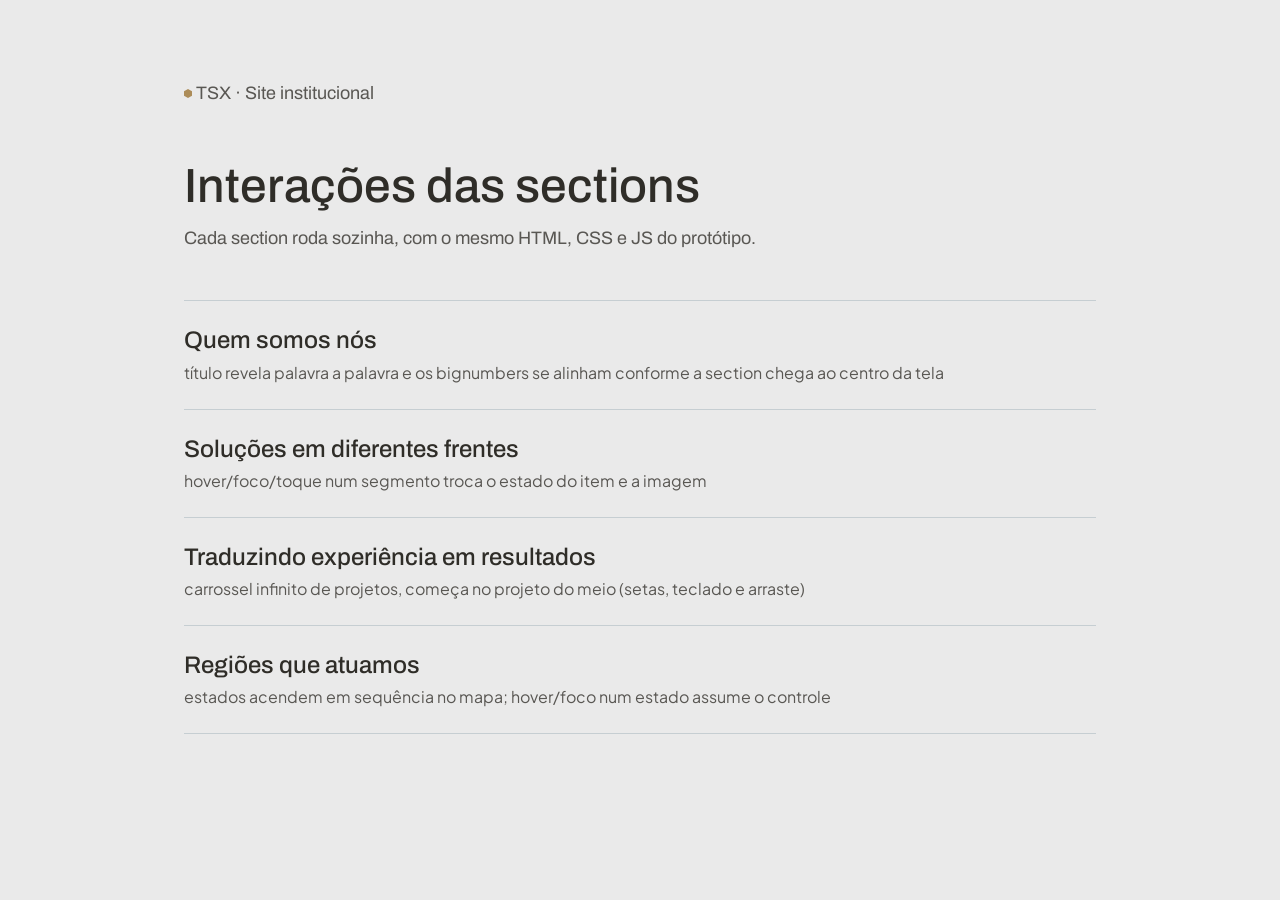
<file: index.html>
<!doctype html>
<html lang="pt-BR">
<head>
<meta charset="utf-8">
<meta name="viewport" content="width=device-width, initial-scale=1">
<title>TSX Interações</title>
<link rel="preconnect" href="https://fonts.googleapis.com">
<link rel="preconnect" href="https://fonts.gstatic.com" crossorigin>
<link rel="stylesheet" href="https://fonts.googleapis.com/css2?family=Archivo:wght@400;500&family=Plus+Jakarta+Sans:wght@300;400;500;600&family=Spline+Sans+Mono:wght@400&display=swap">
<link rel="stylesheet" href="shared/base.css">
<style>
  .hub { max-width: 960px; margin: 0 auto; padding: 80px 24px; }
  .hub h1 { margin: 16px 0 8px; font: 500 clamp(32px, 4vw, 48px)/1.3 var(--font-2); }
  .hub > p { margin: 0 0 48px; font: 400 18px/1.5 var(--font-2); color: var(--ink-2); }
  .hub ul { list-style: none; margin: 0; padding: 0; border-top: 1px solid #C6CED2; }
  .hub li { border-bottom: 1px solid #C6CED2; }
  .hub a { display: flex; flex-direction: column; gap: 4px; padding: 24px 0; color: var(--ink); text-decoration: none; }
  .hub a:hover .hub__name { color: #005073; }
  .hub__name { font: 500 24px/1.3 var(--font-2); transition: color .2s ease; }
  .hub__desc { font: 400 16px/1.5 var(--font); color: var(--ink-2); }
</style>
</head>
<body>
<main class="hub">
  <p class="eyebrow">
    <svg viewBox="0 0 8 9" aria-hidden="true"><path fill="#AC8C58" d="M8 2.235 4 0 0 2.235v4.53L4 9l4-2.235z"/></svg>
    TSX · Site institucional
  </p>
  <h1>Interações das sections</h1>
  <p>Cada section roda sozinha, com o mesmo HTML, CSS e JS do protótipo.</p>
  <ul>
    <li><a href="quem-somos-nos/index.html"><span class="hub__name">Quem somos nós</span><span class="hub__desc">título revela palavra a palavra e os bignumbers se alinham conforme a section chega ao centro da tela</span></a></li>
    <li><a href="solucoes-em-diferentes-frentes/index.html"><span class="hub__name">Soluções em diferentes frentes</span><span class="hub__desc">hover/foco/toque num segmento troca o estado do item e a imagem</span></a></li>
    <li><a href="traduzindo-experiencia-em-resultados/index.html"><span class="hub__name">Traduzindo experiência em resultados</span><span class="hub__desc">carrossel infinito de projetos, começa no projeto do meio (setas, teclado e arraste)</span></a></li>
    <li><a href="regioes-que-atuamos/index.html"><span class="hub__name">Regiões que atuamos</span><span class="hub__desc">estados acendem em sequência no mapa; hover/foco num estado assume o controle</span></a></li>
  </ul>
</main>
</body>
</html>
</file>
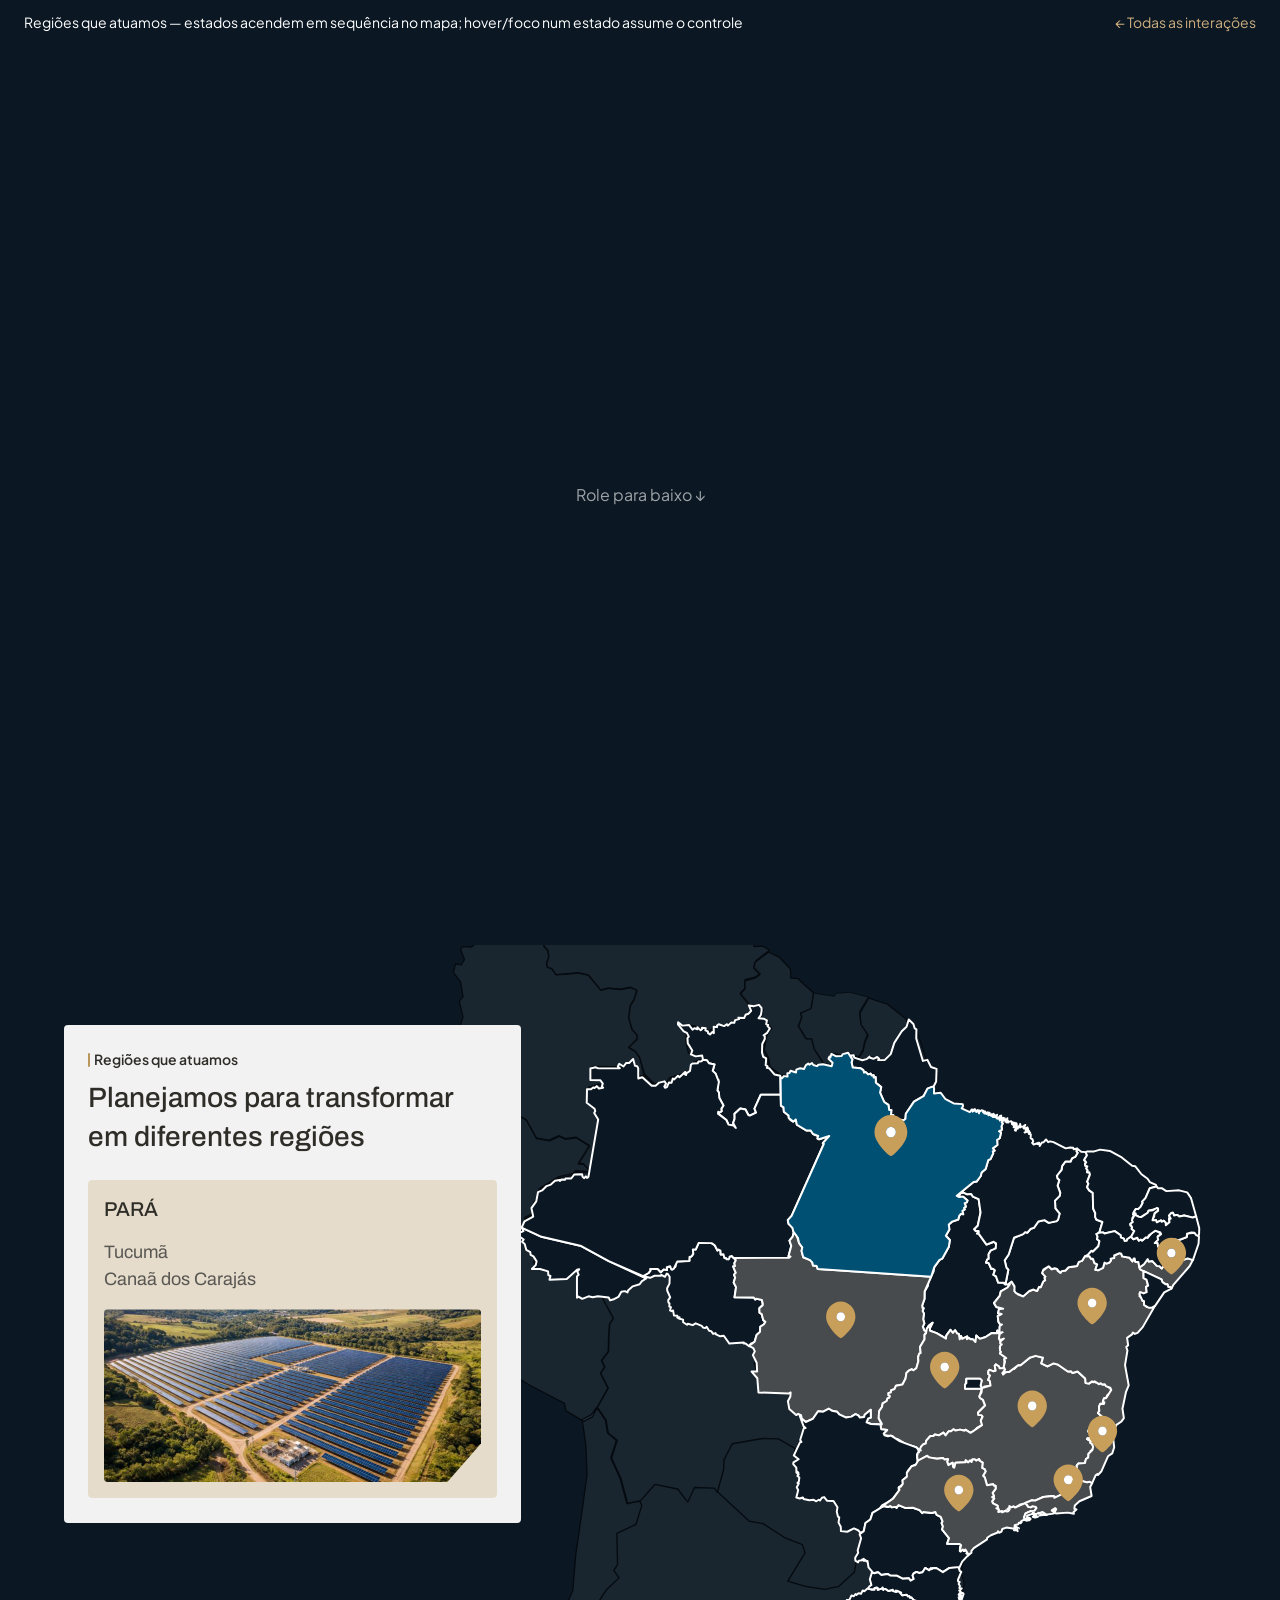
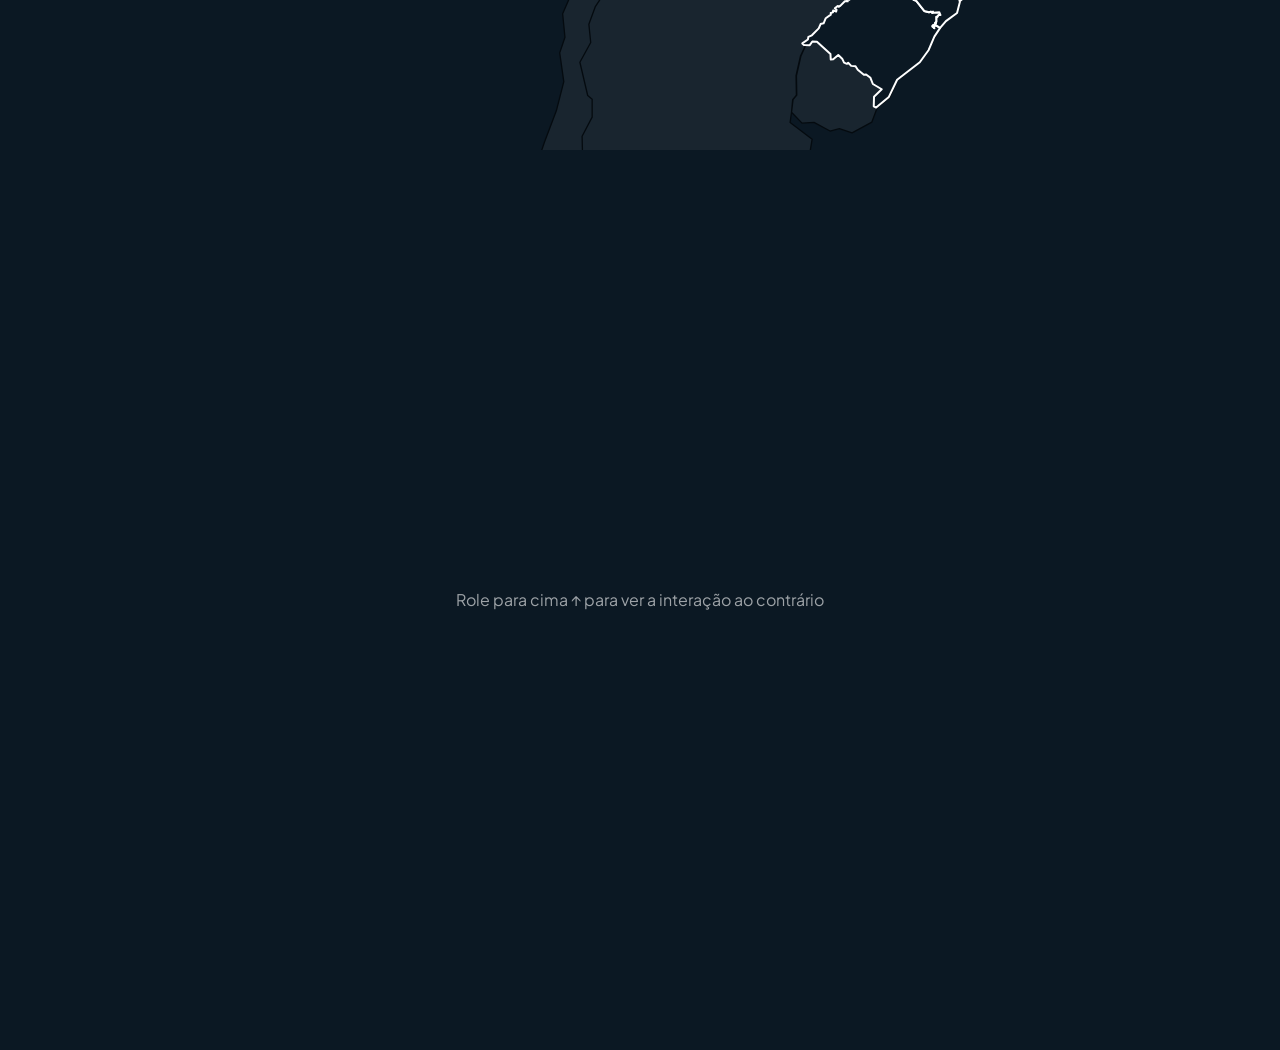
<file: regioes-que-atuamos/index.html>
<!doctype html>
<html lang="pt-BR">
<head>
<meta charset="utf-8">
<meta name="viewport" content="width=device-width, initial-scale=1">
<title>Regiões que atuamos · TSX Interações</title>
<link rel="preconnect" href="https://fonts.googleapis.com">
<link rel="preconnect" href="https://fonts.gstatic.com" crossorigin>
<link rel="stylesheet" href="https://fonts.googleapis.com/css2?family=Archivo:wght@400;500&family=Plus+Jakarta+Sans:wght@300;400;500;600&family=Spline+Sans+Mono:wght@400&display=swap">
<link rel="stylesheet" href="../shared/base.css">
<style>
  /* ---------- Regiões de atuação ---------- */
  .regions {
    --ease: cubic-bezier(.22, 1, .36, 1);
    --uf: #484B4E;                  /* states with projects */
    --uf-active: #005073;
    background: var(--navy);
    overflow: hidden;
  }
  .regions__inner {
    position: relative;
    max-width: 1440px;
    min-height: 740px;
    margin-inline: auto;
    aspect-ratio: 1440 / 906;
  }
  /* Map: 911 × 906 slice of the 1440 frame, starting at x 440 */
  .regions__map {
    position: absolute;
    top: 0;
    left: 30.556%;
    width: 63.264%;
    height: 100%;
    overflow: visible;
  }
  .regions__bg path { fill: none; }
  .regions__bg .f, .regions__bg .fs { fill: #FFFFFF; fill-opacity: .1; }
  .regions__bg .s, .regions__bg .fs {
    stroke: #000000;
    stroke-width: 1.5;
    stroke-miterlimit: 2;
    stroke-linecap: round;
    stroke-linejoin: round;
  }
  .regions__states path { fill: var(--navy); stroke: #FFFFFF; stroke-width: 2.22; stroke-linejoin: round; }
  .regions__states .nf { stroke: none; }
  .regions__states .ns { fill: none; }
  .regions__states .regions__uf, .regions__uf .nf { fill: var(--uf); cursor: pointer; transition: fill .45s var(--ease); }
  .regions__states .regions__uf.is-active, .regions__uf.is-active .nf { fill: var(--uf-active); }
  .regions__pin { cursor: pointer; outline: none; }
  .regions__pin-shape {
    transform-box: fill-box;
    transform-origin: 50% 100%;
    transition: transform .5s cubic-bezier(.34, 1.56, .64, 1);
  }
  .regions__pin.is-active .regions__pin-shape { transform: translateY(-14px) scale(1.12); }
  .regions__pin-body { fill: #C89E5B; fill-rule: evenodd; }
  .regions__pin-dot { fill: #FFFFFF; }
  .regions__pin:focus-visible .regions__pin-body { stroke: #FFFFFF; stroke-width: 2; }

  .regions__card {
    position: absolute;
    z-index: 1;
    top: 80px;
    left: 64px;
    width: 457px;
    padding: 24px;
    border-radius: 4px;
    background: #F2F2F2;
  }
  .regions__title {
    margin: 8px 0 0;
    font-family: var(--font-2);
    font-weight: 500;
    font-size: 28px;
    line-height: 1.4;
    color: var(--ink);
  }
  /* Eyebrow (Figma: 2 × 14 bar, Caption/Default) */
  .regions__eyebrow { gap: 4px; font-weight: 600; }
  .regions__eyebrow::before {
    content: "";
    flex: none;
    width: 2px;
    height: 14px;
    border-radius: 4px;
    background: var(--rule);
  }
  /* Subcard motion, taken from the Lottie export (animacao card estados engineering.json):
     enter = top-down reveal + content zooming 120% → 100%; exit = clip collapsing upward
     + subcard zooming 100% → 120%. 0.64s each, cubic-bezier(.5, 0, 0, 1), no fade.
     JS animates the height between 0 and the subcard's height. */
  .regions__detail {
    --lottie: .64s cubic-bezier(.5, 0, 0, 1);
    height: 0;
    margin-top: 0;
    overflow: hidden;
    border-radius: 4px;
    transition: height var(--lottie), margin-top var(--lottie);
  }
  .regions.is-open .regions__detail { margin-top: 24px; }
  .regions__sub {
    padding: 16px;
    display: flex;
    flex-direction: column;
    gap: 16px;
    border-radius: 4px;
    background: var(--card);
    transform: scale(1.2);
    transition: transform var(--lottie);
  }
  .regions.is-open .regions__sub { transform: none; }
  /* Frame 223 → 222: name, then the cities (one column, or two spaced across the row) */
  .regions__sub-head { display: flex; flex-direction: column; gap: 16px; padding-right: 64px; }
  .regions__uf-name {
    margin: 0;
    font-family: var(--font-2);
    font-weight: 500;
    font-size: 20px;
    line-height: 1.35;
    text-transform: uppercase;
    color: var(--ink);
  }
  .regions__cities { display: flex; justify-content: space-between; gap: 24px; }
  .regions__cities ul {
    margin: 0;
    padding: 0;
    list-style: none;
    font-family: var(--font-2);
    font-size: 18px;
    line-height: 1.5;
    color: #595753;
  }
  .regions__media {
    border-radius: 4px;
    overflow: hidden;
  }
  .regions__img {
    display: block;
    width: 100%;
    height: auto;
    aspect-ratio: 377 / 173;
    object-fit: cover;
    clip-path: polygon(0 0, 100% 0, 100% calc(100% - 39px), calc(100% - 34px) 100%, 0 100%);   /* Figma corner cut */
  }
  @media (max-width: 1279px) {
    .regions__map { left: auto; right: 0; }
  }
  @media (max-width: 900px) {
    /* the card slot reserves the tallest subcard so the page below never jumps */
    .regions__inner { min-height: 0; aspect-ratio: auto; padding: 32px 16px 48px; display: grid; grid-template-rows: auto minmax(620px, auto); align-items: start; }
    .regions__card { position: relative; top: auto; left: auto; width: auto; max-width: 457px; }
    .regions__map { position: relative; left: auto; right: auto; width: 100%; height: auto; aspect-ratio: 911 / 906; }
  }
  @media (max-width: 480px) {
    .regions__card { padding: 16px; }
    .regions__title { font-size: 24px; }
    .regions__sub-head { padding-right: 0; }
  }
  @media (prefers-reduced-motion: reduce) {
    .regions__uf, .regions__uf .nf, .regions__pin-shape, .regions__detail, .regions__sub { transition: none; }
  }

</style>
</head>
<body>
<div class="demo-bar"><span>Regiões que atuamos — estados acendem em sequência no mapa; hover/foco num estado assume o controle</span><a href="../index.html">← Todas as interações</a></div>
<div class="demo-spacer" aria-hidden="true">Role para baixo ↓</div>
<section class="regions" id="regioes" aria-labelledby="regions-title">
  <div class="regions__inner">
    <svg class="regions__map" viewBox="0 0 911 906" role="group" aria-label="Mapa do Brasil com os estados onde a TSX tem projetos">
      <g class="regions__bg" opacity=".56"><path class="fs" d="M284.7 148L281 150.1L277.2 138.4L271.7 132.1L265.4 138.8L227.2 138.4L227.6 150.5L238.9 152.6L238.1 160.2L234.3 158.1L223.4 161.5V175.8L232.2 182.9L235.2 194.2L234.7 202.7L225.9 256.4L216.3 245.9L210.4 245.5L223 225.3L207.9 216.1L196.1 217.8L188.9 214.4L178 219.5L163.3 216.9L152 196.3L142.8 191.3L136.4 182.1L123.4 172.8L118.4 174.5L110 169.9L100.3 163.6L94.9 166.5L78.5 164L73.9 155.6L70.1 156L50.3 144.7L47.8 138.8L54.9 137.5L54.1 127.9L58.7 120.7L68.4 119.4L76.8 107.3L84.4 97.2L77.2 92.6L81 81.2L76.8 63.1L81 58.1L78.1 41.3L70.1 30.8L72.6 21.1L78.9 22.4L82.7 16.5L78.1 4.7L80.6 1.8L90.7 2.2L105.4 -11.7L113.3 -13.8L113.8 -20.5L117.5 -37.3L128.9 -46.5L141.1 -47L142.8 -51.2L158.3 -49.5L173.8 -59.6L181.4 -64.2L190.6 -73.9L197.3 -72.6L202.4 -67.6L198.6 -60.8L186 -57.5L181 -47.4L173.4 -41.9L167.5 -34.4L165 -20.1L159.5 -8.7L169.6 -7.5L172.1 1.8L176.3 6L178 14L175.5 21.1L176.3 25.3L181.4 27L186 33.7L211.2 31.6L222.6 34.1L236.4 51L244.4 48.8L258.7 50.1L270 48L277.2 51.4L273.8 61.9L269.6 68.6L267.9 82.5L271.7 95.5L277.2 101.4L277.6 106L267.9 115.7L275.1 119.9L280.1 126.6L284.7 148Z"/><path class="fs" d="M405.5 69L408 74.4L400.9 82L379 89.1L364.7 92.1L359.3 96.7L343.7 91.7L329 89.1L325.2 90.8L334.1 95.9L333.2 108.9L336.2 121.1L352.6 122.8L353.8 127L339.9 132.4L337.8 140.8L329.9 144.2L315.2 148.8L311.4 154.7L296.3 156L285.4 145.5L279.5 126.1L274.4 119.4L267.3 115.2L276.9 105.5L276.5 100.9L271.1 95L267.3 82L269 68.1L273.2 61.4L276.5 50.9L269.4 47.5L258 49.6L243.8 48.4L235.8 50.5L221.9 33.7L210.6 31.2L185.4 33.3L180.7 26.5L175.7 24.9L174.9 20.7L177.4 13.5L176.5 5.9L172.4 1.7L169.8 -7.5L159.8 -8.8L165.2 -20.1L167.7 -34.4L173.6 -42L181.2 -47.4L186.2 -57.5L198.8 -60.9L198.4 -56.2L187 -53.7L193.3 -44.9L192.9 -34.4L184.1 -23.1L191.7 -7.5L200.1 -8.8L204.3 -23.1L198.4 -30.2L197.5 -45.3L221.9 -53.3L219.4 -62.6L226.1 -68.9L233.3 -55L247.1 -54.6L259.7 -43.6L260.6 -36.9H278.2L299.2 -39L310.6 -30.2L325.7 -27.7L336.6 -34L337 -39L361.4 -40.3L384.9 -40.7L368.1 -34.8L374.8 -25.6L390.4 -23.9L405.1 -14.2L408.4 1.7L418.5 1.3L426.1 5.9L410.5 17.7L408.8 24.9L415.6 32L410.5 35.8L398.3 39.1L398.8 48.4L393.3 53.9L405.5 69Z"/><path class="fs" d="M487.2 135L482.6 135.8L471.7 134.2L465.4 139.2L456.5 142.6L450.2 143.4L448.1 147.2L438.5 146.3L426.3 137.1L425 127.9L420 117.8L422.9 101L428.4 93.8L423.8 89.6L423.8 84.6L415.2 82.1L418.2 72.6L415 68.6L404.9 69.4L392.8 55.1L398.2 49.6L397.8 40.6L410.2 37.1L415 33.1L408.2 26.1L409.2 19.6L424.8 7.9L437.2 14L449.4 27L449.8 37.1L457.4 37.5L467.9 47.2L475.4 53.9L472.5 71.5L460.7 76.6L462 81.2L458.2 91.3L467 105.6H473.3L475.9 116.5L487.2 135Z"/><path class="fs" style="stroke-width:1" d="M526.1 125.5L515 121.3L506 123.4L498.2 121.8L496.1 127.6L499.4 131.4L497.8 135.1L487.5 133.5L476 116.3L473.5 105.4H467.4L458.8 91.2L462.4 81.2L461.2 76.6L472.7 71.6L475.6 54L498.6 57.7L500.6 54.4L516.2 53.1L536.8 58.6L526.9 75.3L528.5 88.7L535.9 100.4L532.6 108.8L531 117.6L526.1 125.5Z"/><path class="fs" d="M118.4 175.3L120.9 190L115 202.7L93.6 223.2L70.1 230.8L57.9 248L54.1 261.1L43.2 269L35.2 259L27.2 256.9L19.2 258.5L18.8 251.4L24.3 246.8L21.8 238.8L32.3 224.1L28.1 215.7L20.5 224.9L8.7 216.5L12.5 211.1L9.2 193.4L15.9 190.5L19.7 178.3L27.2 165.7L26 157.7L36.9 153.5L50.3 145.5L70.1 156.8L73.9 156.4L78.5 164.8L94.9 167.4L100.3 164.4L110 170.7L118.4 175.3Z"/><path class="f" d="M257.8 1323L250.3 1310.8V1370H271.3L283.1 1370.9L293.1 1380.5L311.6 1379.3L320.4 1365.8L293.1 1359.1L267.5 1343.2L257.8 1323Z"/><path class="f" d="M231.4 520.3L241 534.2L243.6 548.9L253.6 557.3L247.3 577.1L257.8 600.2L265.4 628.3L279.7 625.4L279.8 625.6L282.2 630.4L275.5 651.9L254.1 662L254.9 696.8L250.7 703.6L256.6 712L242.7 725L229.7 744.7L222.6 764.1L224.7 784.7L212.5 806.9L221.3 844.3L226.3 848.5V868.7L215 890.1L215.4 908.6L200.7 923.3V943.9L206.6 966.2L194.8 974.6L189.4 995.2L184.7 1018.7L188.1 1047.3L180.1 1051.9L184.7 1079.2L193.6 1088.5L187.3 1098.6L196.5 1103.2L198.6 1112.4L190.2 1117.1L192.3 1131.3L185.2 1163.7L174.7 1184.7L177.2 1197.3L170.9 1213.3L155.8 1224.2L157.4 1251.1L164.2 1260.4L177.2 1258.7L176.8 1278L184.7 1293.1L232.2 1296.5L250.3 1300.7H233.1L223.8 1307L206.2 1316.7L202.8 1341.5L194.4 1342.3L172.1 1333.5L149.9 1315L125.5 1299.9L119.2 1283.5L124.7 1268.3L115 1251.1L112.5 1207.8L120.9 1183.9L141.5 1164.5L111.7 1157.4L130.1 1135.5L136.9 1095.2L152.5 1089L164.4 1070.3L151.3 1064L149.5 1077.6L137.3 1074.2L143.6 1040.6L150.3 997.3L159.1 981.7L153.7 959.5L152 933.8L160.4 933L172.6 896.9L186 861.6L194.4 828.8L189.8 796.4L195.7 778.8L193.1 752.3L204.5 726.3L207.9 685.5L214.2 642.2L220.5 596L219.2 562.4L215 533.8L225.1 528.7L231.4 520.3ZM250.3 1310.8L250.3 1370.5H271.3L283.1 1371.3L276.8 1382.2L259.9 1390.6L250.3 1389.8L238.5 1387.7L224.2 1379.3L203.7 1375.5L178.9 1360.4L159.1 1346.1L132.2 1316.2L148.2 1321.7L175.5 1339.4L201.6 1349L211.6 1336.8L217.9 1318.8L236 1307.8L250.3 1310.8Z"/><path class="f" d="M468.2 784.1L478.4 780.5L498.1 797.3L505.3 796.4L525.4 810.3L541 822.5L551.8 836.5L552.3 837.2L543.9 847.7L547.2 857.6L541 874.2L518.7 886.4L504.4 881.7L493.9 884.3L475.9 874.6L462.4 875.4L450.6 863.2L452.3 849L456.5 843.9L456.1 822.1L461.2 799.8L468.2 784.1Z"/><path class="f" d="M547.2 857.6L543.5 846.9L551.8 836.5L551.9 836.4L540.6 821.6L525 809.5L504.8 795.6L497.7 796.4L478 779.6L468.2 784.1L507.2 759.1L523.3 737.1L543.1 730.6V711.5L543.5 694.7L533.8 682.5L524.8 686.5L524.2 686.8L528 674.6L530.5 662.4V651L523.3 647.2L516.2 650.6L509 649.8L506.5 641.8L504.8 622.9L501.1 616.6L488 611.1L480.1 615.3L459.5 611.5L460.7 583.8L454.9 572.5L461.2 568.2L459.1 556.5L464.5 547.7L467.9 531.7L463.3 519.1L452.8 513.6L450.6 505.6L453.6 493.9L416.2 493L408.7 469.5L414.5 469.1L414.1 460.2L410.3 454.4L409.5 442.6L398.2 436.7H386L378 430.8L364.5 427.1L357 419.5L335.1 416.1L313.7 398.5L315.4 385L312.9 377.5L315 362.8L289.3 366.1L278.9 373.7L261.6 381.7L257.4 387.6L247.3 388L232.6 386.3L221.7 389.7L212.9 387.6L214.2 357.3L198.2 369.1L181 368.6L173.4 358.1L160.4 356.9L164.6 348.5L153.7 336.3L145.7 318.6L150.7 314.9V306.4L162.5 300.6L160.4 290.1L165.4 283.3L166.7 274.1L188.9 260.6L204.9 256.9L207.4 253.9L225.1 254.8L233.9 201L234.3 192.6L231.4 181.2L222.6 174.1V159.8L233.5 156.4L237.3 158.5L238.1 151L226.8 148.9L226.3 136.7L264.6 137.1L270.9 130.4L276.3 136.7L280.1 148.4L283.9 145.9L294.8 156.4L309.9 155.2L313.7 149.3L328.4 144.7L336.4 141.3L338.5 132.9L352.4 127.4L351.1 123.2L334.7 121.5L331.8 109.4L332.6 96.3L323.8 91.3L327.6 89.6L342.3 92.1L357.8 97.2L363.3 92.6L377.6 89.6L399.4 82.5L406.6 74.9L404 69.4L414.1 68.6L418.7 73.2L416.2 81.6L422.9 84.6L427.5 93.8L422.1 101L419.2 117.8L424.2 127.8L425.4 137.1L437.6 146.3L447.3 147.2L449.4 143.4L455.7 142.6L464.5 139.2L470.8 134.2L481.7 135.8L486.4 135L496.9 136.7L498.5 132.9L495.2 129.1L497.3 123.2L505.3 124.9L514.5 122.8L525.9 127L534.3 131.2L540.1 125.7L544.3 126.6L546.9 132.1L556.1 130.8L563.7 123.2L569.5 108.9L581.3 90.9L588 90L593.1 101L604 135.4L614.5 138.8L614.9 152.2L600.2 168.2L606.1 174.1L636.8 179.1L641.4 196.8L656.2 185.6L679.8 192.6L695.2 198.6L704.8 205.1L719.9 213.6V224.9L742.2 223.6L777.5 233L806.9 232.1L835.9 248.5L857.2 271.6L873.8 278.6L893 276.7L900.2 283L906.9 308.2L910.2 320L906 349.3L895.9 362.3L868.2 390.1L855.6 412.3L840.9 429.6L835.9 430L827.8 442.1L821.2 481.6L824.4 512.2L822.2 525.6L815.3 533.6L811.9 561L795.5 588L789.2 605.6L776.2 617.8L771.6 630H750.2L719.5 638L705.6 647.3L683.8 653.1L660.7 669.5L644.3 690.1L641.4 705.7L644.7 717.4L640.9 738.9L636.3 749.4L622.5 761.1L600.6 799L583.4 816.2L570 826.3L561.1 846.9L547.2 857.6Z"/><path class="f" d="M232.6 387.6L247.3 389.2L257.4 388.8L261.6 382.9L278.9 374.9L289.4 367.4L315 364L312.9 378.7L315.4 386.3L313.7 399.7L335.1 417.4L357 420.7L364.5 428.3L378 432.1L386 438H398.1L409.5 443.9L410.3 455.6L414.1 461.5L414.5 470.3L408.7 470.8L416.2 494.3L453.6 495.1L450.6 506.9L452.8 514.9L463.3 520.3L467.9 532.9L464.5 548.9L459.1 557.7L461.2 569.5L454.9 573.7L454 566.1L435.9 555.6L417.9 555.2L383.9 561.1L374.6 579.2L374.2 590.1L367.3 615.1L367.1 615.7L363.7 611.1L341.4 610.3L333.9 626.7L322.5 612L296.9 606.9L280.5 625.4L279.8 625.6L266.2 628.3L258.7 600.2L248.2 577.1L254.5 557.3L244.4 548.9L241.9 534.2L232.2 520.3L244.4 498.5L236 481.7L240.6 475L237.3 467.4L244.8 457.3L245.2 440.5L246.1 426.6L250.3 419.9L232.6 387.6Z"/><path class="f" d="M225.5 256.4L207.9 255.6L205.3 258.5L189.4 262.3L167.1 275.8L165.8 285L160.8 291.7L162.9 302.2L151.1 308.1V316.5L146.1 320.3L154.1 338L165 350.2L160.8 358.6L173.8 359.8L181.4 370.3L198.6 370.7L214.6 359L213.3 389.2L222.1 391.3L233.1 388L249.9 419.9L245.7 426.6L244.8 440.5L244.4 457.3L236.8 467.4L240.2 475L235.6 481.7L244 498.5L231.8 520.3L226.8 530.8L216.7 535.9L196.9 524.1L195.2 515.7L156.6 495.6L121.3 473.7L106.2 461.5L98.2 445.1L101.6 439.2L84.8 413.2L65.4 376.6L47 337.1L39 328.3L32.7 313.6L17.6 300.6L3.7 292.6L10 283.8L0.8 264.8L6.6 251L22.2 238.8L24.7 246.8L19.2 251.4L19.7 258.5L27.6 256.9L35.6 259L43.6 269L54.5 261.1L58.3 248L70.5 230.8L94 223.2L115.4 202.7L121.3 190L118.8 175.3L123.8 173.7L136.9 182.9L143.2 192.1L152.4 197.2L163.7 217.8L178.4 220.3L189.4 215.3L196.5 218.6L208.3 216.9L223.4 226.2L210.8 246.4L216.7 246.8L225.5 256.4Z"/><path class="f" d="M455.3 572.9L461.2 584.2L459.9 612L480.5 615.7L488.5 611.5L501.5 617L505.3 623.3L506.9 642.2L509.5 650.2L516.6 651L523.8 647.7L530.9 651.5V662.8L528.4 675L524.8 686.5L524.6 687.2L521.2 705.7L503.6 721.6L488 725L466.2 721.6L446.4 715.7L465.8 683.8L462.8 674.6L442.7 666.6L418.7 651L402.8 648.1L367.3 615.1L374.2 590.1L374.6 579.2L383.9 561.1L417.9 555.2L435.9 555.6L454 566.1L455.3 572.9Z"/><path class="f" d="M460.7 799.8L468.2 784.1L478.4 780.5L498.1 797.3L505.3 796.4L525.4 810.3L541 822.5L551.8 836.5L551.9 836.4L540.6 821.6L525 809.5L504.8 795.6L497.7 796.4L478 779.6L468.2 784.1L507.2 759.1L523.3 737.1L543.1 730.6V711.5L543.5 694.7L533.8 682.5L524.8 686.5L524.6 687.2L521.2 705.7L503.6 721.6L488 725L466.2 721.6L446.4 715.7L465.8 683.8L462.8 674.6L442.7 666.6L418.7 651L402.8 648.1L367.3 615.1L367.1 615.7L363.7 611.1L341.4 610.3L333.9 626.7L322.5 612L296.9 606.9L280.5 625.4L279.8 625.6L282.2 630.4L275.5 651.9L254.1 662L254.9 696.8L250.7 703.6L256.6 712L242.7 725L229.7 744.7L222.6 764.1L224.7 784.7L212.5 806.9L221.3 844.3L226.3 848.5V868.7L215 890.1L215.4 908.6L200.7 923.3V943.9L206.6 966.2L194.8 974.6L189.4 995.2L184.7 1018.7L188.1 1047.3L180.1 1051.9L184.7 1079.2L193.6 1088.5L187.3 1098.6L196.5 1103.2L198.6 1112.4L190.2 1117.1L192.3 1131.3L185.2 1163.7L174.7 1184.7L177.2 1197.3L170.9 1213.3L155.8 1224.2L157.4 1251.1L164.2 1260.4L177.2 1258.7L176.8 1278L184.7 1293.1L232.2 1296.5L250.3 1300.7L252.4 1302.4L260.8 1303.6L247.8 1288.5L241.5 1261.6L249.4 1249.4L267.5 1239.3L280.1 1209.5L303.2 1195.2L309.9 1173L291 1167.9L271.7 1149.8L277.2 1131.3L292.7 1118.7H311.2L315.8 1105.7L318.7 1081.8L334.3 1067.1L352.4 1059.9L346.5 1047.7L336 1055.3L322.5 1048.2L319.6 1025L327.2 1018.7L346.1 1027.1L366.2 1023.8L378 1015.8L374.2 1004L378.4 986.8L374.2 973.3L395.6 975.4L434.7 970.8L463.7 958.6L482.6 929.6L483.4 918.7L471.2 909.1L473.8 893.5L449 874.6L450.6 863.2L451.9 849L456.1 843.9L455.7 822.1L460.7 799.8Z"/><path class="s" d="M524.8 686.5L533.8 682.5L543.5 694.7L543.1 711.5V730.6L523.3 737.1L507.2 759.1L468.2 784.1L460.7 799.8L455.7 822.1L456.1 843.9L451.9 849L450.6 863.2M468.2 784.1L478.4 780.5L498.1 797.3L505.3 796.4L525.4 810.3L541 822.5L551.8 836.5M468.2 784.1L461.2 799.8L456.1 822.1L456.5 843.9L452.3 849L450.6 863.2M468.2 784.1L478 779.6L497.7 796.4L504.8 795.6L525 809.5L540.6 821.6L551.9 836.4L551.8 836.5M279.8 625.6L282.2 630.4L275.5 651.9L254.1 662L254.9 696.8L250.7 703.6L256.6 712L242.7 725L229.7 744.7L222.6 764.1L224.7 784.7L212.5 806.9L221.3 844.3L226.3 848.5V868.7L215 890.1L215.4 908.6L200.7 923.3V943.9L206.6 966.2L194.8 974.6L189.4 995.2L184.7 1018.7L188.1 1047.3L180.1 1051.9L184.7 1079.2L193.6 1088.5L187.3 1098.6L196.5 1103.2L198.6 1112.4L190.2 1117.1L192.3 1131.3L185.2 1163.7L174.7 1184.7L177.2 1197.3L170.9 1213.3L155.8 1224.2L157.4 1251.1L164.2 1260.4L177.2 1258.7L176.8 1278L184.7 1293.1L232.2 1296.5L250.3 1300.7L252.4 1302.4L260.8 1303.6L247.8 1288.5L241.5 1261.6L249.4 1249.4L267.5 1239.3L280.1 1209.5L303.2 1195.2L309.9 1173L291 1167.9L271.7 1149.8L277.2 1131.3L292.7 1118.7H311.2L315.8 1105.7L318.7 1081.8L334.3 1067.1L352.4 1059.9L346.5 1047.7L336 1055.3L322.5 1048.2L319.6 1025L327.2 1018.7L346.1 1027.1L366.2 1023.8L378 1015.8L374.2 1004L378.4 986.8L374.2 973.3L395.6 975.4L434.7 970.8L463.7 958.6L482.6 929.6L483.4 918.7L471.2 909.1L473.8 893.5L449 874.6L450.6 863.2M450.6 863.2L462.4 875.4L475.9 874.6L493.9 884.3L504.4 881.7L518.7 886.4L541 874.2L547.2 857.6M250.3 1300.7H233.1L223.8 1307L206.2 1316.7L202.8 1341.5L194.4 1342.3L172.1 1333.5L149.9 1315L125.5 1299.9L119.2 1283.5L124.7 1268.3L115 1251.1L112.5 1207.8L120.9 1183.9L141.5 1164.5L111.7 1157.4L130.1 1135.5L136.9 1095.2L152.5 1089L164.4 1070.3L151.3 1064L149.5 1077.6L137.3 1074.2L143.6 1040.6L150.3 997.3L159.1 981.7L153.7 959.5L152 933.8L160.4 933L172.6 896.9L186 861.6L194.4 828.8L189.8 796.4L195.7 778.8L193.1 752.3L204.5 726.3L207.9 685.5L214.2 642.2L220.5 596L219.2 562.4L215 533.8L225.1 528.7L231.4 520.3L241 534.2L243.6 548.9L253.6 557.3L247.3 577.1L257.8 600.2L265.4 628.3L279.7 625.4L279.8 625.6M250.3 1310.8L257.8 1323L267.5 1343.2L293.1 1359.1L320.4 1365.8L311.6 1379.3L293.1 1380.5L283.1 1370.9L271.3 1370H250.3V1310.8ZM250.3 1310.8L250.3 1370.5H271.3L283.1 1371.3L276.8 1382.2L259.9 1390.6L250.3 1389.8L238.5 1387.7L224.2 1379.3L203.7 1375.5L178.9 1360.4L159.1 1346.1L132.2 1316.2L148.2 1321.7L175.5 1339.4L201.6 1349L211.6 1336.8L217.9 1318.8L236 1307.8L250.3 1310.8ZM547.2 857.6L543.9 847.7L552.3 837.2L551.8 836.5M547.2 857.6L543.5 846.9L551.8 836.5M547.2 857.6L561.1 846.9L570 826.3L583.4 816.2L600.6 799L622.5 761.1L636.3 749.4L640.9 738.9L644.7 717.4L641.4 705.7L644.3 690.1L660.7 669.5L683.8 653.1L705.6 647.3L719.5 638L750.2 630H771.6L776.2 617.8L789.2 605.6L795.5 588L811.9 561L815.3 533.6L822.2 525.6L824.4 512.2L821.2 481.6L827.8 442.1L835.9 430L840.9 429.6L855.6 412.3L868.2 390.1L895.9 362.3L906 349.3L910.2 320L906.9 308.2L900.2 283L893 276.7L873.8 278.6L857.2 271.6L835.9 248.5L806.9 232.1L777.5 233L742.2 223.6L719.9 224.9V213.6L704.8 205.1L695.2 198.6L679.8 192.6L656.2 185.6L641.4 196.8L636.8 179.1L606.1 174.1L600.2 168.2L614.9 152.2L614.5 138.8L604 135.4L593.1 101L588 90L581.3 90.9L569.5 108.9L563.7 123.2L556.1 130.8L546.9 132.1L544.3 126.6L540.1 125.7L534.3 131.2L525.9 127L514.5 122.8L505.3 124.9L497.3 123.2L495.2 129.1L498.5 132.9L496.9 136.7L486.4 135L481.7 135.8L470.8 134.2L464.5 139.2L455.7 142.6L449.4 143.4L447.3 147.2L437.6 146.3L425.4 137.1L424.2 127.8L419.2 117.8L422.1 101L427.5 93.8L422.9 84.6L416.2 81.6L418.7 73.2L414.1 68.6L404 69.4L406.6 74.9L399.4 82.5L377.6 89.6L363.3 92.6L357.8 97.2L342.3 92.1L327.6 89.6L323.8 91.3L332.6 96.3L331.8 109.4L334.7 121.5L351.1 123.2L352.4 127.4L338.5 132.9L336.4 141.3L328.4 144.7L313.7 149.3L309.9 155.2L294.8 156.4L283.9 145.9L280.1 148.4L276.3 136.7L270.9 130.4L264.6 137.1L226.3 136.7L226.8 148.9L238.1 151L237.3 158.5L233.5 156.4L222.6 159.8V174.1L231.4 181.2L234.3 192.6L233.9 201L225.1 254.8L207.4 253.9L204.9 256.9L188.9 260.6L166.7 274.1L165.4 283.3L160.4 290.1L162.5 300.6L150.7 306.4V314.9L145.7 318.6L153.7 336.3L164.6 348.5L160.4 356.9L173.4 358.1L181 368.6L198.2 369.1L214.2 357.3L212.9 387.6L221.7 389.7L232.6 386.3L247.3 388L257.4 387.6L261.6 381.7L278.9 373.7L289.3 366.1L315 362.8L312.9 377.5L315.4 385L313.7 398.5L335.1 416.1L357 419.5L364.5 427.1L378 430.8L386 436.7H398.2L409.5 442.6L410.3 454.4L414.1 460.2L414.5 469.1L408.7 469.5L416.2 493L453.6 493.9L450.6 505.6L452.8 513.6L463.3 519.1L467.9 531.7L464.5 547.7L459.1 556.5L461.2 568.2L454.9 572.5L460.7 583.8L459.5 611.5L480.1 615.3L488 611.1L501.1 616.6L504.8 622.9L506.5 641.8L509 649.8L516.2 650.6L523.3 647.2L530.5 651V662.4L528 674.6L524.2 686.8L524.8 686.5M454 566.1L454.9 573.7L461.2 569.5L459.1 557.7L464.5 548.9L467.9 532.9L463.3 520.3L452.8 514.9L450.6 506.9L453.6 495.1L416.2 494.3L408.7 470.8L414.5 470.3L414.1 461.5L410.3 455.6L409.5 443.9L398.1 438H386L378 432.1L364.5 428.3L357 420.7L335.1 417.4L313.7 399.7L315.4 386.3L312.9 378.7L315 364L289.4 367.4L278.9 374.9L261.6 382.9L257.4 388.8L247.3 389.2L232.6 387.6L250.3 419.9L246.1 426.6L245.2 440.5L244.8 457.3L237.3 467.4L240.6 475L236 481.7L244.4 498.5L232.2 520.3L241.9 534.2L244.4 548.9L254.5 557.3L248.2 577.1L258.7 600.2L266.2 628.3L279.8 625.6M524.8 686.5L528.4 675L530.9 662.8V651.5L523.8 647.7L516.6 651L509.5 650.2L506.9 642.2L505.3 623.3L501.5 617L488.5 611.5L480.5 615.7L459.9 612L461.2 584.2L455.3 572.9L454 566.1L435.9 555.6L417.9 555.2L383.9 561.1L374.6 579.2L374.2 590.1L367.3 615.1M435.9 555.6L417.9 555.2L383.9 561.1M367.3 615.1L402.8 648.1L418.7 651L442.7 666.6L462.8 674.6L465.8 683.8L446.4 715.7L466.2 721.6L488 725L503.6 721.6L521.2 705.7L524.6 687.2L524.8 686.5M367.3 615.1L367.1 615.7L363.7 611.1L341.4 610.3L333.9 626.7L322.5 612L296.9 606.9L280.5 625.4L279.8 625.6M225.5 256.4L207.9 255.6L205.3 258.5L189.4 262.3L167.1 275.8L165.8 285L160.8 291.7L162.9 302.2L151.1 308.1V316.5L146.1 320.3L154.1 338L165 350.2L160.8 358.6L173.8 359.8L181.4 370.3L198.6 370.7L214.6 359L213.3 389.2L222.1 391.3L233.1 388L249.9 419.9L245.7 426.6L244.8 440.5L244.4 457.3L236.8 467.4L240.2 475L235.6 481.7L244 498.5L231.8 520.3L226.8 530.8L216.7 535.9L196.9 524.1L195.2 515.7L156.6 495.6L121.3 473.7L106.2 461.5L98.2 445.1L101.6 439.2L84.8 413.2L65.4 376.6L47 337.1L39 328.3L32.7 313.6L17.6 300.6L3.7 292.6L10 283.8L0.8 264.8L6.6 251L22.2 238.8L24.7 246.8L19.2 251.4L19.7 258.5L27.6 256.9L35.6 259L43.6 269L54.5 261.1L58.3 248L70.5 230.8L94 223.2L115.4 202.7L121.3 190L118.8 175.3L123.8 173.7L136.9 182.9L143.2 192.1L152.4 197.2L163.7 217.8L178.4 220.3L189.4 215.3L196.5 218.6L208.3 216.9L223.4 226.2L210.8 246.4L216.7 246.8L225.5 256.4Z"/><path class="fs" d="M582.6 90.9L571.2 108.9L564.9 123.2L557.4 130.8L548.1 132.1L545.6 126.6L541 125.8L535.1 131.2L526.3 127L531.3 119L533 109.8L536.8 101.4L528.8 89.6L527.5 76.6L537.6 59.4L544.3 61.9L558.6 66.5L579.2 82.9L582.6 90.9Z"/></g>
      <g class="regions__states" transform="translate(120 59)"><path d="M163.8 313.6L169.7 310L171.9 307.4L171.5 305.5H180.1L183.5 309.1L187 305.7L190.6 306.7L190.3 303.6L194.3 302.4L196.3 306.3L200.2 302.6L200.6 298L202.1 297.1L215.8 296.3V292L218 291.5L220 288.5L219.6 283.6L222.9 283.5L226 276.3L240.7 276.4L244.2 278.8L247.3 284.7L248.5 283.7L250.7 284.9L250.9 289.1L254 288.9L255.2 293.2L259.6 294.7L260.9 291.7L263.3 290.8L268 295.5L266.3 299L267 302.2L264.9 302.4L267.9 309.9L265.9 311.8L267.2 315.2L265.5 320.7L268.2 325.9L266.4 337.4L287.9 337.5L289.9 339.9L290.9 338.9L297.2 340.2L298.3 345.8L294.4 349.7L294.6 354.7L297.1 356.3L298.8 363L301.2 364.9L299.6 367.7L295.4 370.5L295.1 376.2L291.3 379.8L289.1 387.4L284.4 389.8L282.8 392.4L278.7 389.2L277.1 389.4L276.9 388.1L260.7 389.4L254.4 380.6L250.4 381.2L245.6 379L245.1 377.6L242.4 378.5L240.2 375.4L237.9 375L235.1 370.5L233.5 372L230.9 371.4L229.6 369.4L222.8 366.6L219.4 368.7L214 367.1L213 368.2L208.7 365.4L208.6 362.5L204.6 361.5V359.7L203.7 361.1L203.2 359.7L202.1 360.2L202.2 358.2L198.4 357.9L197.3 352.1L195.6 353L193.9 352.1L194.9 348.5L193.1 347.9L193.3 344.3L192 342.9L191.9 340.5L194.1 337.4L190.8 330L190.6 327.2L193.3 322L193.5 314.3L191.4 311.1L190.3 310.7L188.2 314.3L184.1 312L183.5 313.2L176.5 313.1L171.5 315.4L163.8 313.6Z"/><path d="M215 44.1L212.9 39.8L209.3 38.2L202.8 30.2L203 27.9L207.7 31.7L215.4 31.1L219.2 36.3L221.3 34.7L224.8 35.7L224.7 33.4L228.4 37L230.1 35.5L229.7 34.2L234.1 34.7L233.7 37L236.5 38.2V39.9L238.9 41.7L241.4 39L243.2 40.1L243 33L246.8 33.4V31.5L248.7 30.1L254.8 32.2L258.1 30.1L259 31.7L262.9 28.3L266.2 28.6L267.1 25.5L271.6 24.4L270.8 22.8L277.3 23.2L278.9 19.5L282.1 18.4L285.2 15L282.6 9L288.2 9.8L294 8.4L296.8 11.8L297 14.6L296.2 19.5L293.5 23.4L299.2 23.9L302.9 25.9L302.1 30.1L304.3 31L303.6 32.3L306.2 34.9L303.2 39.8L299.2 42.6L300.5 43.7V46.7L297.6 52.3L297.4 62.2L298.8 66.9L302.1 68.6L301.5 76.2L303.6 77.4L302.8 79.2L305.6 79.7L311.3 86.6L317.9 88.1L318.3 109.5H296L288.9 125.1L290.7 129.5L283.7 132.9L282 132.3L278.8 126L272.9 124.9L266.4 130.8L266.6 136.3L264.9 141.2L267.9 146.8L265.4 144.2L259.7 143.1L257.3 137.9L247.7 130.3L248.1 128.5L249.7 129.5L252 127.9L251.6 125.2L254 121.5L249.3 112.9L248.9 107L247.2 104.5L248.4 92.8L246.9 92L245.2 85.7L241.9 82.6L243.9 75.4L237.7 74L235.4 70.8L231 70.2L230.1 65.4L222.8 66.3L217.4 64.1L219 59.7L213.9 51.7L213.5 45.7L215 44.1Z"/><path d="M27 258.9L49.4 269.3L94.1 279.7L125 296.7L167.2 316.2L162.3 319.1L159.7 322.7L152 325L146.7 329.6L146.1 331.9L143.1 330.4L139.1 331.1L135.8 336.9L129.8 339.9L126.4 340.7L124.9 337.5L112.7 336.2L106.9 337.3L102.2 336.2L95.2 339.1L90.9 336.5L89.2 337.7V313.8L91.1 311.9L89.6 308.4L91.7 305.8L89.3 306.4L77.7 316.8L58.3 317.5L59.4 313.4L57 312.4L56.7 308.2L47.7 305.5H38.5L42.8 301.2L43.8 296.9L40.3 291.3L37.1 289.5L36.7 286.5L32.2 283.9L30.4 277.3L27.5 274.9L29.3 272.3L23.4 268.1L24.7 266.1L23.9 263.6L25.7 264.4L29 262.8L27 258.9Z"/><path d="M27 258.9L30.2 251.8L40 246.5L38 237L43.4 229.4L45.4 219L50 217.1L55 212.2L59.8 210.5L64.5 206.3L69.7 205.4L70 206.6L71.8 204.9L75.7 205.1L76.3 203.7H82.8L86.3 199.1L94.9 198.9L95.5 201.8L97.4 203.3L99.2 201.3L100.5 203L102.1 201.9L113.1 137.3L108.6 130L109.8 127.7L109 125.2L100.2 118.5L100.5 103.4L105 103.2L107.5 101.2L109 102L111.5 99.8L113.9 102.4L118.7 101.6L117.2 100L118.3 97L115.6 93.2L104.3 92.8V80L110 78.5L113.2 79.8L137.4 79.7L135.2 77.7L136.8 74.6L141.6 77.7L144.7 73.6L147.9 73.8L152.4 69.3L154.5 76.8L156.9 77.3L158.1 79.7L158.2 91.2L162.7 89.8L173.3 99.4H177.7L181.8 95.8L187.7 94.4L189.4 96.8L187.5 100.1L188.4 101.6L190.4 100.8L192.6 95.8L195.5 96.1L197.1 91.3L198.7 92.2L202.8 88.1L204.5 89.7L210.9 83.8L211.8 84.4L210.7 86.5L211.9 87.2L212.5 85.3L216.4 82.6L217.4 75.7L219.1 74.4L225.1 74L226 72.1L229.6 71.7L230.9 70L235.4 70.7L237.7 74L243.9 75.4L241.9 82.6L245.2 85.7L248.9 95L247.2 104.5L248.9 107L249.3 112.9L254 121.5L251.6 125.2L252 127.9L249.7 129.5L248.1 128.5L247.9 130.7L257.3 137.9L259.7 143.1L265.4 144.2L267.9 146.8L264.9 141.2L266.6 136.3L266.5 130.8L273 124.9L278.8 126L282 132.3L283.7 132.9L290.7 129.5L288.9 125.1L296 109.5H318.3L318.7 121.7L321.6 123.7L322 128.5L327.3 132.7L327.5 135.6L329.5 138L332.6 139.7L335.4 137.2L336.6 143.2L347.6 149.8L352.2 149.6L354.8 153.6L360.6 155.9L359.8 158.7L361.6 159.6L373 155.9L365.8 163.9L367 164.6L330.7 245.8L326.4 250.5L327.3 254.8L331.7 259.3L333.2 263.9L331.9 269.2L328.3 273.6L330.3 279.5L327.2 291.2L329.5 291.5L327.9 292.9L265.4 293.1L263.3 290.8L260.9 291.7L260.4 294.1L258 294.7L257 293.1L255.2 293.2L254 288.9L250.9 289.1L250.7 284.9L248.5 283.7L247.3 284.7L244.2 278.8L240.7 276.4L226 276.3L222.9 283.5L219.6 283.6L220 288.5L218 291.5L215.8 292L215.6 296.4L202.1 297.1L198 305.4L195.3 305.9L194.1 302.4L190.3 303.6L190.6 306.7L186.7 305.9L183.5 309.1L180.1 305.5H171.5L171.9 307.4L169.7 310L163.8 313.6L125 296.7L94.1 279.7L49.4 269.3L27 258.9Z"/><path d="M397 65.4L400.6 65.1L401.1 67.7L410.3 70.6L415 69.4L418.3 66.6L418.9 67.9L422.7 69L427 67L429.1 68.9L428 70.5H435.3L442.2 63.8L446.2 51.1L454.6 38.1L460 32.9L462.5 24.8L467.7 29.8L469.2 34.9L471.1 35.9L470.9 46.1L478.4 71.4L483.5 70.2L487.5 78.2L493.8 80.4L493.3 94.6L490.3 100.5L483.6 102.6L479.1 111.1L468.4 117.2L459.2 130.8L458.8 136.4L456.8 138.3L453.4 137.5L451.6 139.9L450.7 138L444.6 135.9L445.1 132.5L442.5 132.1L442.9 126.7H440.5L439.6 120.9L434.8 117.6L430.2 107L431.5 100.9L425.5 96L425.2 89.6L423 90.2V87.6L420.7 87.7L419.5 85.7L416.9 86.6L413.8 84L412.2 84.6L411.4 81.8L408 79.6L399.4 78.8L398.1 73L399.1 70.1L397 65.4Z"/><path d="M477.6 346.6L480.2 339.1L480.3 330.8L484 324.7L484.5 320.2L490.4 308.3L491.2 303.4L497.1 295.2L500.1 293.9L507.6 280.4L508.7 272.9L504.2 268.1L508.2 261.1L507.5 255.4L511.3 252.2L518.2 249.8L519.3 245.6L521.4 243.4L523.8 244L522.8 240L525.5 238.5L524.6 236.8L526.7 235.3L525.4 231.4L527.8 230.5L528.6 228.4L523.7 224.1L519.4 224.6L516.5 223.2L519.3 223L520.6 220.2L524.1 219.5L527.8 221.4H533.5L534.6 224L541.1 226.8L543.3 241.4L540.1 256.9L536.2 260.8L538 262.8L541.1 262.7L541.3 264.1L539.2 265.6L540.9 265.5L550 278L558.4 274.8L561.2 278.3L559.7 283.3L554.6 284.9L552.3 288.9L552.5 294.1L550.9 294.7L549.4 298.4L552.3 298.6L555.4 305.5L557.2 305.1L559.4 307L557.6 312L560.7 313.9L563.1 320.8L569.7 321L570.2 322.7L574.4 322.8L576.2 320.8L573.7 326.3L566.1 330.6L564.8 335.8L558.3 343.5L561 348.2L568.7 350.3L564.1 350.5L562.9 355.3L566.9 356.2L562.6 358.5L563.3 364.7L565.3 367.9L567.3 367.8L564.8 369.8L564.4 377.3L568.1 376.6L563.2 378.1L562.2 374.6L561.5 377.7L555.7 377.6L549 382L542.5 384.1L538.4 380.4L537.5 387.7L534.7 384.6H531.9L530.2 383L527.9 384.5L528.3 381.3L522.6 384.2L521.3 380.9L519.8 384.6L518.8 378.5L516.9 378.1L514.7 374.4L512.1 377.4L509.4 374L504.7 380.4L504.4 383.8L493.8 377.6L486.4 375L486.3 371.8L489.3 365.9L484.9 369L482.2 375.4L479.9 374.5L478.3 370.3L480 366.6L478.7 362.1L479.6 355.7L478.1 352.7L479.2 349.7L478 349.4L477.6 346.6Z"/><path class="regions__uf" data-uf="mt" d="M264.9 302.8L267 302.2L266.3 299L268 295.5L265.8 293.1L327.9 292.9L329.5 291.5L327.2 291.2L330.3 279.5L328.3 273.6L331.9 269.2L333.2 263.7L336.4 267.5L339.1 276.4L342.7 281.2L341.9 285.4L343.8 292.3L351.5 295.6L354.1 298.4L354.7 301.5L358.9 302.2L360 305.4L487.7 314.2L480.3 330.8L480.2 339.1L477.6 346.6L478 349.4L479.2 349.7L478 352.6L479.6 355.7L478.7 362.1L480 366.6L478.3 370.3L479.9 374.5L482.3 376L480.2 379.6L480.3 384.5L475.1 393.2L475.9 400L474.2 400.8L473 404.6L473.3 409.2L471 417.1L467.9 419.4L466 418.3L462.5 419.9L459.9 422.4L458.9 428.7L455.4 435.5L448.1 436.8L446.6 440.6L442.8 441.9L442.4 444.4L439.8 444.9L439.6 447.1L441.3 448.4L440.6 450.3L438.6 451L437.7 454L433.2 456.6L432.4 460.7L429.2 465.4L428.7 473.4L432.1 480.4L419.9 479.9L414.9 477.9L416.8 473.5L419.8 472.7L419.7 463.9L412.9 469.5L412.4 471.9L407.5 472.7L405.7 470.2L402.6 468.8L397.9 471.6L391.9 472.6L384.3 469.1L381.9 466.2L376 465L372.7 462.7L366.2 466L360.5 465.6L354.5 474.2L346.6 477.6L341.9 473.8L341.1 470L338.1 468.4L335.8 469.8L328.1 463.1L326.5 454.2L329.3 448.9L329.6 444.4L327.3 445.6L293.4 444.4L292.1 428.4L285.7 420.9L291.9 420.8L291.4 411L287.1 402.4L289.3 398.2L287.5 394.4L282.8 392.1L289.1 387.4L291.3 379.8L295.1 376.2L295.4 370.5L299.6 367.7L301.2 364.9L298.8 363L297.1 356.3L294.6 354.7L294.4 349.7L298.2 346.2L298.3 344.5L297.2 340.2L290.9 338.9L289.9 339.9L287.9 337.5L266.5 337.4L268.2 325.9L265.5 320.7L267.2 315.2L265.9 311.8L267.9 309.9L264.9 302.8Z"/><path class="regions__uf" data-uf="go" d="M428.8 469.5L429.2 465.4L432.4 460.7L433.2 456.6L437.7 454L438.6 451L440.6 450.3L441.3 448.4L439.6 447.1L439.8 444.9L442.4 444.4L442.8 441.9L446.6 440.5L448.1 436.8L455.4 435.5L458.9 428.7L459.9 422.4L462.5 419.9L466 418.3L467.8 419.5L471 417.1L473.3 409.2L473 404.6L474.2 400.8L475.9 400L475.1 393.2L480.3 384.5L480.2 379.6L481.9 377.8L482.8 372.4L488.3 366.3L489.3 365.9L486.3 371.8L486.4 375L493.8 377.6L504.4 383.8L504.7 380.4L509.4 374L512.1 377.4L514.7 374.4L516.9 378.1L518.8 378.5L519.8 384.6L521.3 380.9L522.6 384.2L528.3 381.3L527.9 384.5L530.2 383L531.9 384.6H534.7L537.5 387.7L538.4 380.4L542.5 384.1L549 382L555.7 377.6L561.5 377.7L562.2 374.6L563.2 378.1L568.1 376.6L564.9 378.5L563.9 383.4L564.8 385.3L569.5 383.8L565.6 386.9V389.4L567.2 390.2L564.8 394.4L566.3 398.8L565.1 400.5L572.1 405.7L570 406.9L570.1 414.7L568.5 417.5L565.9 417.6L560.4 412.8L559.2 414.4L560.3 420L558 420.7L553.5 418.9L552.2 420L551.9 423.5L553.9 425.3L551.8 430.3L553.7 431.3L554.5 436.7L548 437.6L544.5 439.7L543.3 436.7L544.6 430.8L542.7 428.9H527.3L525.8 440.1L544.8 440L541.9 449.3L545.7 452.3L548.4 459L540.3 467.2L540.9 469.9H544.2L545.6 471.6L543.5 476.2L545.2 480.7L539.2 484.2L536.2 487.9L532 489.8L526.1 486.3L525.3 487.4L520.2 486.2L515.1 487.3L512.9 485.8L510.2 488.1L507.6 487.9L503.9 492.7L501.5 489.5L496.4 492.6L491.6 491.8L490.5 493.3L486.8 493.4L482.2 498.6L481.6 501.9L479 502.6L476.2 505.7L475.7 509.9L470.9 506.1L458.9 502.3L449.5 496.7L446.5 496.3L444.4 493.5L435.2 492.6L434.3 490.6L438.2 486.7L431.5 485.9L430.7 481.2L432.1 479.2L428.7 473.4L428.8 469.5Z"/><path d="M335.2 511L340.1 500.5L341.8 500.1L340.3 497.8L344.5 484.4L346.4 484.3L344.1 482.3L339.8 470.6L341.4 470.3L341.9 473.8L346.6 477.6L354.5 474.2L360.5 465.6L366.2 466L372.7 462.7L376 465L381.9 466.2L384.3 469.1L392 472.6L397.9 471.6L402.6 468.8L405.7 470.2L407.5 472.7L412.4 471.9L412.9 469.5L419.7 463.9L419.8 472.7L416.8 473.5L415 478L419.9 479.9L432.1 480.4L430.7 481.2L431.5 485.9L438.2 486.7L434.3 490.6L435.2 492.6L439 493.7L442.6 492.9L452.7 499.5L470.9 506.1L473.8 509.1L474.1 511.8H472.9L471.7 514.6L472.6 522.1L471.3 525.2L465.8 527.3L461.2 532.9L460.5 539L455.5 543.2L455.8 547.4L451 551.7L451.5 554.9L443.6 565.1L432.4 571.5L429.6 575.5L421.7 579.9L419.3 587.3L413.8 591.2L411.9 600.4L408.4 602.5L405.5 599.4L400.8 597.3L393.3 601.1L386.2 600.4L386 595.5L383.5 590.8L384.3 584.9L382.8 584L381.5 578.5L382.3 573.5L377.8 566.4L370.7 566.3L367.3 562.1L364.8 562.8L362.5 566L361.2 565.1L358.5 566.8L355.5 565.2L350.7 565.7L344.1 564.2L343.4 562.5L339.8 563.7L336 562.5L338.1 554.4L336.5 551L338.8 546.9L337.3 546.1L338.8 544.9L339.4 540L337.2 538.4L338.6 536.9L336.9 535.4L338.5 535.2L337.4 533.6L336.1 534.4L336 529L332.5 524.9L332.8 523.1L338.6 519.5L333.2 515.3L335.2 511Z"/><path class="regions__uf" data-uf="mg" d="M471.9 515.8L472.9 511.8H474.1L473.3 509.7H476.1L475 508.5L476.2 505.7L479 502.6L481.6 501.9L482.2 498.6L486.8 493.4L490.5 493.3L491.6 491.8L496.4 492.6L501.5 489.5L503.9 492.7L507.6 487.9L510.1 488.1L512.9 485.8L515.1 487.3L520.2 486.2L525.3 487.4L526.1 486.3L532 489.8L544.9 481.1L543.5 476.2L545.6 471.6L544.2 469.9H540.9L540.3 467.2L548.4 459L546 452.7L542.7 450.7L541.9 448.6L544.4 444.1L544.9 439.3L554.5 436.7L553.7 431.3L551.8 430.3L553.9 425.3L551.9 423.5L552.2 420L553.5 418.9L558 420.7L560.3 420L559.2 414.4L560.4 412.8L564 415.1L564.7 417.3L570.2 416.8L570.8 419.6L568 422.7L568.8 424.1L571.2 421.6L575.6 421.2L578.7 417.7L581 417.9L585.8 413.6L588.2 413.7L598.8 405.2L605.1 403.2L609.6 404L613.6 405.4L611.6 411.7L618.5 415.1L625.4 411.7L630.1 412.9L641.5 420.8L645.1 420.5L646.5 422.5L652.4 420.8L661 428.8L661.5 433.9L665.2 434.4L668.7 431.9L669.9 432.8L671.6 431.9L672.5 433.2L673.9 432.3L676.5 435.1L678.5 434L680.2 435.5L683 435.1L690.2 440.9L689.2 444.8L685.7 447.6L684.5 450.8L682 451.2L680.8 455L682.5 455.4L682.1 457.4L678 457L676.4 460.6L676.9 465.1L675.3 467.5L683.4 474.6L683.1 479.2L677.4 477.4L674.7 479.9L670.3 479L672.5 482.7L670.1 481.8L667.5 482.7L665 485.8L664.4 488.4L667.6 488.9L667 492.5L669.1 493.5L669.6 496.1L663.5 495.8L663.2 496.9L667.6 499.3L666.7 500.9L669.1 502.7L669.9 506.1L668.9 509.4L667.1 509.8L667.4 511.4L664.7 513.4L664.4 517.8L662 519L660.6 523.9L653.2 524.4L651.4 526.8L652.2 533.2L648.9 539L645.5 539.8L646.9 541.2L644.4 544L643.5 550.4L641.2 552.9L643.2 554.9L628 562.4L626.2 562.9L626.4 561.3L624.1 560.8L613.8 562L604.6 566.1L600.9 565.7L596.5 568.4L588 570.4L582.2 573.9L580.6 572.7L576.7 573.9L575.8 572.4L576.4 573.9L573.8 575.3L576 576L574.5 578L572.5 578.4L572.1 577.2L567.6 579.3L567.5 578L563.6 578.9L563.7 576L561 574.8L562.7 574.1L562.3 571.6L557.2 569.1L556.2 566.9L558.6 563.5L556.2 562.1L558.3 561L556.8 557.3L560.2 552.8V549.4L558.3 549.3L557.6 547.7L550.5 548.8L548 540L546.1 538.1L548.9 533.2L548 530.9L545 529.3L545.6 523.3L542.8 521.8L541.6 519.3L538.3 521.1L536.9 519.7L534 519.9L533.2 522.6L531.5 520.9L529.4 523.1L526.5 520.7V523L515.1 523.4L513.6 529L512.3 528.1L511.9 523.4L507.1 526.2L505.6 522.2L506.7 519.4L502.7 519.7L500.9 518.2L494.2 519L485.2 517.4L483 515.7L472.6 521.8L471.9 515.8Z"/><path d="M402.2 630.4L405.6 624.7L405 622.3L408.9 608.4L407.2 604L411.9 600.4L413.8 591.2L419.3 587.3L421.7 579.9L434 572.3L439.3 573.3L441.7 572.1L443.3 573.5L448.2 573.1L448.7 574.3L450.9 571.1L458.5 574.3L467.2 574.1L474.7 576.8L477.7 580.1L479.1 578.8L487.5 580L492.8 579.1L493.8 582L498.5 584.3L500.6 589.6L499.4 591.3L501 595.2L499.9 598.5L507.8 608.2L505.6 614.7L519.8 614.8L521.4 616.2L520.1 618.3L520.2 623L523.2 621.1L524.7 622.8L526.3 621L528.2 624.4L527.5 625.5L530.7 625.9L522.6 634.7L519.4 641.4L508.3 641.8L500.9 646.6L493.3 641.9L488.8 642.2L488.5 643.3L487.2 642.3L485.6 644.5L481 641.8L478 646.7L474.3 647.5L471 646.3L467.8 648.3L466.8 650.3L468.1 654.2L464.5 656.2L462.7 653.5L455.5 653.9L449.4 650.7L441.4 650.2L438.6 648.6L431.7 649.7L428 646.7L422.7 647.7L417.2 641.1L416.1 634L414.9 634.6L413.6 632.8L412.1 634L411.9 631.5L410 632.4L410.7 633.2L406.4 633.6L405.5 635.5L402.4 633.5L402.2 630.4Z"/><path d="M349 722.3L349.6 719.3L353.5 717.6L361.2 709.8L363.3 704.9L366.7 704.1L369.1 698.4L374.8 694.4L374.7 692.5L377.2 691.8L377.4 689.6L380.8 690.9L381.3 688.9L379.3 687.2L382.5 684.6L383.6 685.6L385.7 684.2L390.6 679.3L393.8 679.4L392.7 678L395.7 677.7L398.1 672.7L400.7 673.7L402.6 671.1L403.6 672.2L405.9 670.2L408.8 670.9L410.7 667.1L412.5 668.1L416.4 664.6L421.1 666.5L423.9 666.1L423.7 664.7L426.3 663.8L427.8 664.6L427.5 666.3L432.1 665.1L433.1 663.7L434 666.5L434.3 665.3L436.4 665.4L439.6 667.7L444.6 666.3L445.1 667.9L447.3 668.5L448.1 667.1L448.7 668.7L449.8 667.6L454 669.7L453 670.2L455.2 672.5L460.4 671.9L461.5 673.8L463.1 673.3L464.1 675.3L465.3 674.7L468 677.8L471 678.9L479.9 690.2L485.3 691.7L487.3 690.9L489.1 692.4L489.7 690.9L490.2 692.1L496.8 691.6L498.2 694.8H496.1L494.4 697.4L493.6 696.8L493.7 702.1L492 704L493.3 703.7L492.9 704.9L490.2 705.8V707.3L489.2 706.6L490.9 709.4L489.9 707.7L492.9 706.5L497.8 709.2L491.3 719.1L484.9 734.1L474.9 747.9L449.4 767.6L440.1 786.9L425.8 798.9L423.1 797.5L423.4 786.7L432.1 778.3L422.1 772.4L419.4 765.4L414.5 761.6L412 761.9L405.1 756.3L402.6 752.3L397.7 752L394.3 748.4L393 749.7L389.7 748.3L387.6 743.9L383.2 739.7L377.5 744.5L374.7 744.7L374.4 738.7L359.2 724.9L354 724.5L351.1 728.7L344.6 728.4L342.7 726.7L349 722.3Z"/><path class="regions__uf" data-uf="ba" d="M558.4 343.9L564.8 335.8L566.1 330.6L573.7 326.3L576.2 322.8L575.7 320.6L578.1 319.6L582.1 326.4L581.4 330.2L585.6 334.3L591.2 336.3L598.1 330.2L602.9 328.6L606.9 330.3L609 325.6L611 326L613.8 319.5L615.9 318L615.1 315.5L616.1 314.2L613.6 312.7L612.3 308.3L619.9 302.4L623.3 305.8L626.6 304.7L629.4 305.5L629.9 307.6L633.5 309.6L634.5 307.9L638.8 307.2L642.3 303.6L651.7 302.2L653.8 297.5L657.4 296.4L660.6 291.2H665.8L667.4 293.9H669.6L671.5 298.8L674.5 300.4L672.4 306.4L675.3 307L681 304.3L682.7 298.3L685 299.4L688.3 298.2L690 295.8L689.6 293.7L693.6 293.1V290.3L699.6 287.7L701.6 288.4L702.6 291.3L711 292.9L714.1 296.9L715.9 293.6L717.5 294.4L716.4 296.1L717.8 297.6L720.4 296.9L722.7 305.6L726.7 307.2V315.8L730 317.5L731.8 324.2L729.4 325.6L730.2 331.5L726.7 333L722.5 331.8L722.1 336.1L724.5 338.1L725.2 340.9L727.2 341.7L727.1 345.7L730.2 348.2L736.1 348.9L739.5 346.9L725.7 370.9L719.9 377.3L716.8 378.5L714.6 376.9L713.7 379L708.1 383L709.3 391.3L707.2 393.3L708.5 397.3L705.8 413.7L709.9 436.3L706.8 444.1L702.9 462.7L704.5 473.2L701.8 477L695.7 481.2L694 486.7L683.1 479.2L683.4 474.6L675.3 467.5L676.9 465.1L676.4 460.6L678 457L682.1 457.4L682.5 455.4L680.8 455L682.2 450.7L684.5 450.8L690.3 441.6L689.2 439.1L684.2 437.2L683 435.1L680.2 435.5L678.5 434L676.5 435.1L671.6 431.9L670.3 432.8L668.7 431.9L665.2 434.4L661.5 433.9L661 428.8L652.4 420.8L646.5 422.5L645.1 420.5L641.5 420.8L630.1 412.9L625.4 411.7L618.5 415.1L611.6 411.7L613.5 405.3L605.1 403.2L598.5 405.3L588.2 413.7L585.8 413.6L575.6 421.2L571.2 421.6L568.5 423.9L568 422.7L570.9 418.7L569.3 415.5L570.8 409.5L570 406.9L572.1 405.7L565.1 400.5L566.3 398.8L565.1 397.4L565.2 392.2L567.2 390.2L565.6 389.4V386.9L569.5 383.8L564.8 385.3L563.9 383.4L564.9 378.5L568.1 376.6L564.4 377.3L564.8 369.8L567.3 367.8L565.3 367.9L563.3 364.7L562.6 358.5L566.9 356.2L562.9 355.3L564.1 350.5L568.7 350.3L561 348.2L558.4 343.9Z"/><path d="M571.3 322.7L574.5 306.4L572.4 304.2L570.4 295.8L574.9 289.2L580.9 270.3L591.2 266.3L593.5 264L596 264.7L599.6 260.4L603.4 259.1L608.3 252L615.1 250.5L620 253.6L629.9 250.6L632.2 243.2L627.4 237.4L627 228.6L632.3 223.2L632.9 219.8L629.9 211.8L631.8 205.5L629.7 203.7L629.3 200.2L634.3 194.1L635.1 189.5L638.7 184.6L644.5 184.5L646.3 180.8L649.7 179.4L652.5 174.8L651 173.1L652.1 170.3L656.5 173.6L661.7 174L663 177.4L659.8 183.1L662.2 185.5L660.7 187.1L661.3 189.3L663.4 190.1L662.2 192.3L663.8 194.6L663 196.6H665.6L666.3 199.3L663.2 207.4L664.6 209.4L663.1 213.4L665.5 217.1L669.5 219.8L669.9 237.4L672.3 242.6L673.2 249.6L680.4 252.6L676.8 264.7L673.6 266.3L674.9 268.8L674.4 272.1L677 274L675.8 280L669.5 286L668 285.1L663.8 290L660.6 291.2L657.4 296.4L653.8 297.5L651.7 302.2L642.3 303.6L638.8 307.2L634.5 307.9L632.7 309.8L629.4 305.5L626.6 304.7L623.3 305.8L619.9 302.4L613.9 306.2L612.4 310.2L616.1 314.2L615.1 315.5L615.9 318L613.8 319.5L611 326L609 325.6L606.8 330.3L602.9 328.6L598.1 330.2L591.2 336.3L582.8 332.3L581.4 330.2L581.5 325L578.2 319.6L574.4 322.8L571.3 322.7Z"/><path d="M659.9 182.7L663 177.4L661.6 174.6L663 173.2H671.1L677.8 171.2L688.7 172.7L702.1 180L713.8 189.4L717.2 189.8L724.3 198.9L731.2 203.9L733.7 207.7L740.6 210.9L741.1 212.9L733.7 214.6L728.8 225.8L725.1 229.7L725.7 230.9L723.5 235.3L720.7 238.1H717.9L715.4 242L714.8 244.2L716.6 244.6L714 248.1L714.6 252.5L711.7 254.8V256.5L713.5 257.6L713.3 260.5L716.2 262.7L713.8 268.1L708.2 272L707.8 273.7L705.3 274L704.5 271.3L701 270.1L700.9 267.6L694.1 262.9L682.7 265.5L681.3 264.3L676.8 264.7L680.4 252.6L673.7 250.1L672.1 247L672.3 242.6L669.9 237.4L669.5 219.8L665.5 217.1L663.1 213.4L664.6 209.4L663.2 207.4L666.3 199.3L665.6 196.6H663L663.8 194.6L662.2 192.3L663.4 190.1L661.2 189.3L660.7 187.1L662.2 185.5L659.9 182.7Z"/><path d="M715.4 242.1L717.9 238.1H720.7L723.5 235.3L725.7 230.9L725.1 229.7L728.8 225.8L733.7 214.6L741.3 212.7L743 214.7L747 214.5L752.3 217.9L766.7 217L775.7 219.3L780.1 225.8L785.8 246.2L782 247.7L772.4 245.4L766.9 246.4L764.5 244.6L760.9 245.3L759.7 242.1L758 242.4L755.3 245.4L757.2 249L755.4 248.5L755.8 252.9L751.7 256.2L751.5 253.3L749.3 251.2L747 252.4L746.2 250.8L741.6 253L740.6 250.5L736.7 250.8V247.6L738.5 246.8L739 242.9L743 239.8L742.8 237.3L732.2 240L731.4 242.2L724.4 246.9L721 246.6L717.1 244.5L717.6 243L715.4 243.4V242.1Z"/><path class="regions__uf" data-uf="al" d="M722 303.9L727.1 300.2L731.3 294.3L732.5 297.1L736.6 296.6L741.6 302L744.6 302.3L747.1 305L748.7 302.7L753.9 304.2L757.2 301.5L761.3 300.7L760.5 299.2L763.5 297.5L763.3 296.3L767.8 294.3L769.9 294.1L770.7 295.5L776.3 293.5L782.2 295.2L778.4 302.4L760.4 323L758.1 327.6L756.6 325.6L754.6 325.9L753.5 322.6L751.6 322.8L747.9 320.3L746.8 317.2L730.8 310.2L722.8 305.8L722 303.9Z"/><path d="M722 333.5L723.1 331.6L726.7 333L730.2 331.5L729.4 325.6L731.8 324.2L730 317.5L726.7 315.8L726.5 307.6L746.8 317.2L747.9 320.3L751.6 322.8L753.5 322.6L754.6 325.9L756.6 325.6L758 327.5L749.9 331.8L739.8 346.7L736.1 348.9L732.5 349.1L727.1 345.7L727.2 341.7L725.2 340.9L722 333.5Z"/><path d="M525.7 435.6L527.3 433.9V428.9H542.7L544.6 430.8L543.3 436.7L544.8 440L525.8 440.1L525.7 435.6Z"/><path d="M661 291.2L663.8 290L668 285.1L669.5 286L675.8 280L677 274L674.4 272.1L674.9 268.8L673.6 266.3L676.8 264.7L681.3 264.3L682.7 265.5L694.2 262.9L700.9 267.6L701.1 270.1L704.5 271.3L705.3 274L707.8 273.7L708.2 272L712.6 269.2L715 272L719.6 270.4L721.2 273.6L723.5 272.4L725.2 273.5L729.4 269.9L731.4 270.3L736.6 264L741.6 262.3L746.4 266.4L742.8 268.4L743.2 272.4L739.3 276.4L742.4 276.1L743 280.3L746.3 283.1L753.5 279.2L753.7 275.9L757 275.2L757.4 273.2L760.9 273.5L761.5 272.1L765.8 273.2L775.2 269.7L775.9 265.7L783.8 264.7L789 269.1L788.5 277.1L782.2 295.5L776.3 293.5L770.7 295.5L769.9 294.1L767.8 294.3L763.3 296.3L763.5 297.5L760.5 299.2L761.3 300.7L757.2 301.5L753.9 304.2L748.7 302.7L747.1 305L744.6 302.3L741.6 302L736.6 296.6L732.5 297.1L731.3 294.3L727.1 300.2L722 303.9L720.8 297.6L717.2 297.2L716.7 293.8H715.5L714.1 296.9L711 292.9L702.6 291.3L701.6 288.4L699.6 287.7L693.6 290.3V293.1L689.6 293.8L690 295.8L688.3 298.2L685 299.4L682.7 298.3L681 304.3L675.3 307L672.4 306.4L674.5 300.4L671.5 298.8L669.6 293.9H667.4L665.8 291.2H661Z"/><g><path class="nf" d="M516.5 223.2L535.4 207.7L538.8 207.1L543.5 200.9L544.4 197L549 192.9L551.9 183.1L554.5 181.9L557.6 175.2L557 173.2L559.1 172.3L557.1 169.8L562.2 166L561.9 160.2L564.8 158.4L566.3 151.9L564.3 151.4L564.1 150L567.3 148.7L566.8 144.7L568.3 141.7L567.1 140.7L570.5 136L571.3 139.9L573.4 136L573 138.1L572 139.9L573.3 139.3L573 140.8L574 138.4L574.6 140.7V139.6L575.8 139.7L577.6 139.2L578.5 140.3L578.6 142.2L579.5 140.4L578.7 142.7L580.1 140.9L579.7 143.3L581.8 140.9L580.5 146L583.6 141.5L584.2 143.6L582.1 146.6L584 145.1L581.9 149.4L582.7 148.7L583 150L583.6 147.3L585 147.6L586.8 144.4L587.8 146.2V142.4L588.3 145.6L591.3 145.3L593.5 143.5L591.7 147.3L593.3 146.7L593.7 148.4L595.7 146.3L595.1 147.6L596.1 146.4L596.8 148.2H594.7L594 150.3L595.7 150L592.8 151.9L597.8 150.2L597 151.9L597.8 150.7L597.7 152.3L597.9 152.3L599 152L597.6 153.4L599.8 154.2L599.6 158.2L601.7 159.6L602.5 162.2L601.3 163.6L603 165.5L609 163.4L607.1 164.8L610.2 165.1L609.8 167L612.2 163.2L614.3 162.8L616.9 159.8L619.3 162.8L621.5 161.9L625.3 162.8L639.1 169.8L644.1 168.8L647.5 169.2L648 170.7L652 169.9L651 173.1L652.5 174.8L649.7 179.4L646.3 180.8L644.5 184.5L638.7 184.6L635.1 189.5L634.3 194.1L629.1 200.6L629.7 203.7L631.8 205.5L629.9 211.8L632.9 219.8L632.3 223.2L627 228.6L627.4 237.4L632.2 243.2L630.5 250L628.9 251.7L620 253.6L615.1 250.5L608.3 252L603.4 259.1L599.6 260.4L596 264.7L593.5 264L591.2 266.3L580.9 270.3L574.9 289.2L570.4 295.7L572.4 304.2L574.5 306.4L571.3 322.7L569.7 321L563.1 320.8L560.7 313.9L557.6 312L559.4 307L557.2 305.1L555.4 305.5L552.3 298.6L549.4 298.4L550.9 294.7L552.5 294.1L552.3 288.9L554.6 284.9L560.4 282.4L560.7 276.5L558 274.8L550 278L540.9 265.5L539.2 265.6L541.3 264.1L541.1 262.7L538 262.8L536.2 260.8L540.1 256.9L543.3 242.1L541.1 226.8L534.6 224L532.6 221L527.8 221.4L524.1 219.5L520.6 220.2L519.3 223L516.5 223.2Z"/><path class="ns" d="M597.8 152.3L597.9 152.3M598.2 151.2L597.9 152.3M597.9 152.3L597.7 152.3L597.8 150.7L597 151.9L597.8 150.2L592.8 151.9L595.7 150L594 150.3L594.7 148.2H596.8L596.1 146.4L595.1 147.6L595.7 146.3L593.7 148.4L593.3 146.7L591.7 147.3L593.5 143.5L591.3 145.3L588.3 145.6L587.8 142.4V146.2L586.8 144.4L585 147.6L583.6 147.3L583 150L582.7 148.7L581.9 149.4L584 145.1L582.1 146.6L584.2 143.6L583.6 141.5L580.5 146L581.8 140.9L579.7 143.3L580.1 140.9L578.7 142.7L579.5 140.4L578.6 142.2L578.5 140.3L577.6 139.2L575.8 139.7L574.6 139.6V140.7L574 138.4L573 140.8L573.3 139.3L572 139.9L573 138.1L573.4 136L571.3 139.9L570.5 136L567.1 140.7L568.3 141.7L566.8 144.7L567.3 148.7L564.1 150L564.3 151.4L566.3 151.9L564.8 158.4L561.9 160.2L562.2 166L557.1 169.8L559.1 172.3L557 173.2L557.6 175.2L554.5 181.9L551.9 183.1L549 192.9L544.4 197L543.5 200.9L538.8 207.1L535.4 207.7L516.5 223.2L519.3 223L520.6 220.2L524.1 219.5L527.8 221.4L532.6 221L534.6 224L541.1 226.8L543.3 242.1L540.1 256.9L536.2 260.8L538 262.8L541.1 262.7L541.3 264.1L539.2 265.6L540.9 265.5L550 278L558 274.8L560.7 276.5L560.4 282.4L554.6 284.9L552.3 288.9L552.5 294.1L550.9 294.7L549.4 298.4L552.3 298.6L555.4 305.5L557.2 305.1L559.4 307L557.6 312L560.7 313.9L563.1 320.8L569.7 321L571.3 322.7L574.5 306.4L572.4 304.2L570.4 295.7L574.9 289.2L580.9 270.3L591.2 266.3L593.5 264L596 264.7L599.6 260.4L603.4 259.1L608.3 252L615.1 250.5L620 253.6L628.9 251.7L630.5 250L632.2 243.2L627.4 237.4L627 228.6L632.3 223.2L632.9 219.8L629.9 211.8L631.8 205.5L629.7 203.7L629.1 200.6L634.3 194.1L635.1 189.5L638.7 184.6L644.5 184.5L646.3 180.8L649.7 179.4L652.5 174.8L651 173.1L652 169.9L648 170.7L647.5 169.2L644.1 168.8L639.1 169.8L625.3 162.8L621.5 161.9L619.3 162.8L616.9 159.8L614.3 162.8L612.2 163.2L609.8 167L610.2 165.1L607.1 164.8L609 163.4L603 165.5L601.3 163.6L602.5 162.2L601.7 159.6L599.6 158.2L599.8 154.2L597.6 153.4L599 152L597.9 152.3Z"/></g><g class="regions__uf" data-uf="pa"><path class="nf" d="M318.3 89.8L319.8 91L322 88.5L326.1 89L325.9 85.2L328.3 85L329.5 82.4L335.7 84.4L336 81.2L340.2 79.7L344.6 80.5L346.8 76.1L349.4 74.4L350.8 75.6L353.6 73.7L355.1 76L359.4 77.3L360.8 75.7L366.1 75.2L375.8 77.4L376.8 73.4L372.2 68.9L373.2 66.6L374.3 67.6L375.4 63.5L380.4 66.1L386.9 65.8L388.2 63.8L394.3 62.2L399.1 70.1L398.1 73L399.4 78.8L408 79.6L411.4 81.8L412.2 84.6L413.8 84L416.9 86.6L419.5 85.7L420.7 87.7L423 87.6V90.2L425.2 89.6L425.5 96L431.5 100.9L430.2 107L434.8 117.6L439.6 120.9L440.5 126.7H442.9L442.5 132.1L445.1 132.5L444.6 135.9L450.7 138L451 139.6L453.4 137.5L456.8 138.3L458.8 136.4L459.2 130.8L468.4 117.2L479.1 111.1L483.6 102.6L488.3 100.5H490.2L491 102.2L490.9 108L498.5 107.3L503.9 114.5L513.1 119.3L523.2 120L523.5 122.3L522 124.9L531.2 129.1L533.2 126L534.4 128.5L534.8 126.1L535.8 127.7L536.9 125.6L538.5 128.9L539.9 126.7L541.6 130.3L541.5 126.9L542.9 128.1L544.5 126.8L546.6 127.7L546 129.1L547.7 128.4L547.4 130.5L548.6 128.4L549.6 131.1L551.5 129.1L552.1 132.5L553.4 129.7L553.7 132.3L554.3 131.6L554.9 133.1L555.4 131.3L555.8 133.5L557.8 130.8L558.6 132.1L557.1 134.5H559L559.5 133.1L559.8 134.7L560.3 132.7L562 132.1L560.6 134.5L561.9 136.4L562.2 134.9L562.9 136.1L563.6 134.9L564.3 136.8L565.1 133.3L566.5 132.9L564.9 138.5L566.9 134.9V138.1L568.9 135.5L567.1 140.7L568.3 141.7L566.8 144.7L567.3 148.7L564 150.6L566.3 151.9L564.8 158.4L561.9 160.2L562.2 166L557.1 169.8L559.1 172.3L557 173.2L557.6 175.2L554.5 181.9L551.9 183.1L549 192.9L544.4 197L543.5 200.9L538.8 207.1L535.4 207.7L516.5 223.2L519.4 224.6L523.7 224.1L528.6 228.4L527.8 230.5L525.4 231.4L526.7 235.3L524.6 236.8L525.5 238.5L522.8 240L523.8 244L521.4 243.4L519.3 245.6L518.2 249.8L511.3 252.2L507.5 255.4L508.2 261.1L504.2 268.1L508.7 272.9L507.6 280.4L500.1 293.9L497.1 295.2L491.2 303.4L487.7 314.2L360 305.4L358.9 302.2L354.7 301.5L354.1 298.4L351.5 295.6L343.8 292.3L341.9 285.3L342.7 281.2L339.1 276.4L337.8 270.4L332.5 263.1L331.7 259.3L327.3 254.8L326.4 250.5L330.7 245.7L367 164.6L365.8 163.9L373 155.9L361.6 159.6L359.8 158.7L360.6 155.9L354.8 153.6L352.2 149.6L347.6 149.8L336.6 143.2L335.4 137.2L332.6 139.7L327.5 135.6L327.3 132.7L322 128.5L321.6 123.7L318.7 121.7L318.3 89.8Z"/><path class="ns" d="M562.6 134L561.8 134.8M318.3 89.8L319.8 91L322 88.5L326.1 89L325.9 85.2L328.3 85L329.5 82.4L335.7 84.4L336 81.2L340.2 79.7L344.6 80.5L346.8 76.1L349.4 74.4L350.8 75.6L353.6 73.7L355.1 76L359.4 77.3L360.8 75.7L366.1 75.2L375.8 77.4L376.8 73.4L372.2 68.9L373.2 66.6L374.3 67.6L375.4 63.5L380.4 66.1L386.9 65.8L388.2 63.8L394.3 62.2L399.1 70.1L398.1 73L399.4 78.8L408 79.6L411.4 81.8L412.2 84.6L413.8 84L416.9 86.6L419.5 85.7L420.7 87.7L423 87.6V90.2L425.2 89.6L425.5 96L431.5 100.9L430.2 107L434.8 117.6L439.6 120.9L440.5 126.7H442.9L442.5 132.1L445.1 132.5L444.6 135.9L450.7 138L451 139.6L453.4 137.5L456.8 138.3L458.8 136.4L459.2 130.8L468.4 117.2L479.1 111.1L483.6 102.6L488.3 100.5H490.2L491 102.2L490.9 108L498.5 107.3L503.9 114.5L513.1 119.3L523.2 120L523.5 122.3L522 124.9L531.2 129.1L533.2 126L534.4 128.5L534.8 126.1L535.8 127.7L536.9 125.6L538.5 128.9L539.9 126.7L541.6 130.3L541.5 126.9L542.9 128.1L544.5 126.8L546.6 127.7L546 129.1L547.7 128.4L547.4 130.5L548.6 128.4L549.6 131.1L551.5 129.1L552.1 132.5L553.4 129.7L553.7 132.3L554.3 131.6L554.9 133.1L555.4 131.3L555.8 133.5L557.8 130.8L558.6 132.1L557.1 134.5H559L559.5 133.1L559.8 134.7L560.3 132.7L562 132.1L560.6 134.5L561.9 136.4L562.2 134.9L562.9 136.1L563.6 134.9L564.3 136.8L565.1 133.3L566.5 132.9L564.9 138.5L566.9 134.9V138.1L568.9 135.5L567.1 140.7L568.3 141.7L566.8 144.7L567.3 148.7L564 150.6L566.3 151.9L564.8 158.4L561.9 160.2L562.2 166L557.1 169.8L559.1 172.3L557 173.2L557.6 175.2L554.5 181.9L551.9 183.1L549 192.9L544.4 197L543.5 200.9L538.8 207.1L535.4 207.7L516.5 223.2L519.4 224.6L523.7 224.1L528.6 228.4L527.8 230.5L525.4 231.4L526.7 235.3L524.6 236.8L525.5 238.5L522.8 240L523.8 244L521.4 243.4L519.3 245.6L518.2 249.8L511.3 252.2L507.5 255.4L508.2 261.1L504.2 268.1L508.7 272.9L507.6 280.4L500.1 293.9L497.1 295.2L491.2 303.4L487.7 314.2L360 305.4L358.9 302.2L354.7 301.5L354.1 298.4L351.5 295.6L343.8 292.3L341.9 285.3L342.7 281.2L339.1 276.4L337.8 270.4L332.5 263.1L331.7 259.3L327.3 254.8L326.4 250.5L330.7 245.7L367 164.6L365.8 163.9L373 155.9L361.6 159.6L359.8 158.7L360.6 155.9L354.8 153.6L352.2 149.6L347.6 149.8L336.6 143.2L335.4 137.2L332.6 139.7L327.5 135.6L327.3 132.7L322 128.5L321.6 123.7L318.7 121.7L318.3 89.8Z"/></g><g class="regions__uf" data-uf="sp"><path class="nf" d="M431.5 573.2L445.1 563.6L452 554L451.5 550.8L453.6 550.5L455.8 547.4L455.5 543.2L460.4 539.3L460.3 534.8L465.7 527.4L470.1 526.1L473.3 520.7L483 515.7L485.2 517.4L494.2 519L500.9 518.2L502.7 519.7L506.7 519.4L505.6 522.2L507.1 526.2L511.9 523.4L512.3 528.1L513.6 529L515.1 523.4L526.5 523V520.7L529.4 523.1L531.5 520.9L533.2 522.6L534 519.9L536.9 519.7L538.3 521.1L541.6 519.3L542.1 521.1L545.6 523.3L545 529.3L548 530.9L548.9 533.2L546.1 538.1L548 540L550.5 548.8L557.6 547.7L558.3 549.3L560.2 549.4V552.8L556.8 557.3L558.3 561L556.2 562.1L558.6 563.5L556.2 566.9L557.2 569.1L562.3 571.6L562.7 574.1L561 574.8L563.7 576L563.2 578.8L567.5 578L567.6 579.3L572.1 577.2L572.5 578.4L574.5 578L576 576L573.8 575.3L576.4 573.9L575.8 572.4L576.7 573.9L580.5 572.7L582.2 573.9L593.6 568.9L597 573.1L599.6 573.6L601.8 572.3L605.4 573.1L606.2 574.5L603.8 577.6L599.6 577.9L593.9 580.5L592 585.5L595.2 588.4L591.6 587.7L588.6 589.6L589.5 590.3L588.3 591.5L586.4 590.9L585.8 592.7L581.7 593.7L581.4 597.7L572.2 596.4L567.7 598L566.8 601L564.7 602.2L562.8 600.5L562.6 601.9L554.9 605L550.7 607.9L550.6 609.6L535.6 619.6L533 622.6V624.8L529.3 627.8L530.7 625.9L527.5 625.5L528.2 624.4L526.3 621L524.7 622.8L523.2 621.1L520.9 623.5L519.8 622.4L521.4 616.3L519.8 614.8L505.6 614.7L507.8 608.2L499.9 598.5L501 595.2L499.4 591.3L500.6 589.6L498.5 584.3L493.8 582L492.4 578.8L488.5 580L479.1 578.8L477.6 580.1L474.7 576.8L467.2 574.1L458.5 574.3L451 571.1L448.7 574.3L448.2 573.1L443.3 573.5L441.7 572.1L439.3 573.3L434.9 572.1L431.5 573.2ZM592.8 589.1H592.7H592.8ZM584.4 598.3L585 600.5L584.2 599.4L580.9 599.5L583.4 595.5L585.4 596.7L584.4 598.3Z"/><path class="ns" d="M592.8 589.1H592.7M586.7 597.2L587.6 597.3M431.5 573.2L445.1 563.6L452 554L451.5 550.8L453.6 550.5L455.8 547.4L455.5 543.2L460.4 539.3L460.3 534.8L465.7 527.4L470.1 526.1L473.3 520.7L483 515.7L485.2 517.4L494.2 519L500.9 518.2L502.7 519.7L506.7 519.4L505.6 522.2L507.1 526.2L511.9 523.4L512.3 528.1L513.6 529L515.1 523.4L526.5 523V520.7L529.4 523.1L531.5 520.9L533.2 522.6L534 519.9L536.9 519.7L538.3 521.1L541.6 519.3L542.1 521.1L545.6 523.3L545 529.3L548 530.9L548.9 533.2L546.1 538.1L548 540L550.5 548.8L557.6 547.7L558.3 549.3L560.2 549.4V552.8L556.8 557.3L558.3 561L556.2 562.1L558.6 563.5L556.2 566.9L557.2 569.1L562.3 571.6L562.7 574.1L561 574.8L563.7 576L563.2 578.8L567.5 578L567.6 579.3L572.1 577.2L572.5 578.4L574.5 578L576 576L573.8 575.3L576.4 573.9L575.8 572.4L576.7 573.9L580.5 572.7L582.2 573.9L593.6 568.9L597 573.1L599.6 573.6L601.8 572.3L605.4 573.1L606.2 574.5L603.8 577.6L599.6 577.9L593.9 580.5L592 585.5L595.2 588.4L591.6 587.7L588.6 589.6L589.5 590.3L588.3 591.5L586.4 590.9L585.8 592.7L581.7 593.7L581.4 597.7L572.2 596.4L567.7 598L566.8 601L564.7 602.2L562.8 600.5L562.6 601.9L554.9 605L550.7 607.9L550.6 609.6L535.6 619.6L533 622.6V624.8L529.3 627.8L530.7 625.9L527.5 625.5L528.2 624.4L526.3 621L524.7 622.8L523.2 621.1L520.9 623.5L519.8 622.4L521.4 616.3L519.8 614.8L505.6 614.7L507.8 608.2L499.9 598.5L501 595.2L499.4 591.3L500.6 589.6L498.5 584.3L493.8 582L492.4 578.8L488.5 580L479.1 578.8L477.6 580.1L474.7 576.8L467.2 574.1L458.5 574.3L451 571.1L448.7 574.3L448.2 573.1L443.3 573.5L441.7 572.1L439.3 573.3L434.9 572.1L431.5 573.2ZM584.4 598.3L585 600.5L584.2 599.4L580.9 599.5L583.4 595.5L585.4 596.7L584.4 598.3Z"/></g><path class="regions__uf" data-uf="rj" d="M592.1 585.1L593.9 580.5L599.6 577.9L603.8 577.6L606.2 574.5L605.4 573.1L601.8 572.3L599.6 573.6L597 573.1L593.9 568.5L600.9 565.7L604.6 566.1L613.8 562L624.1 560.8L626.4 561.3L626.2 562.9L643.2 554.9L641.2 552.9L643.5 550.4L644.4 544L646.9 541.2L645.5 539.8L648.9 539L649.8 536.2L653.6 536.8L654 542.9L662.6 545.3L666.2 544.8L668.8 546.5L666.6 550.8L668.2 560.9L654.5 566.8L649.3 571.5L648.8 575.2L651.2 576L647.9 578.9L648.3 580.9L641.4 579.6L628 580.5L626.2 579.7L628.4 575.7L627.3 574.4L623.3 576.9L624.2 578.1L623.7 577.1L625.8 576.4L624.2 577.6L625.8 578.9L625.4 580.7L609.4 582.9L611.6 582.3L611.1 581.3L617.9 582.3L614 579.5L612.2 578.9L608.5 580.7V579.7L604.7 582.1L604.5 580.8L602.5 581.6L603.5 580L602.2 579.3L601 581.3L595.7 582.9L595.5 585.6L596.6 584.7L595.9 586L597.4 585.6L596.5 586.9L598.5 585.3L598 586.3L599.6 586.8L597.8 588.3L595.2 588.4L592.1 585.1ZM604.5 585.1L602 584.4L604.7 582.7L607.7 584.3L604.5 585.1Z"/><path class="regions__uf" data-uf="es" d="M650.9 535.7L652.2 533.2L651.4 526.8L653.2 524.4L660.6 523.9L662 519L664.4 517.8L664.7 513.4L669.1 509.1L669.9 506.1L669.1 502.7L666.7 500.9L667.6 499.3L663.2 496.9L663.5 495.8L669.6 496.1L669.1 493.5L667 492.5L667.6 488.9L664.4 488.4L666.2 483.5L669.9 481.8L672.5 482.7L669.9 479.4L671.7 478.6L674.7 479.9L677.4 477.4L681.8 478.4L693.9 486.2L692.4 495.5L693.6 506.1L691.4 513L686.6 516.2L679.3 533L675.3 537.2L675.1 536L672.7 537.7L668.8 546.5L666.2 544.8L662.6 545.3L654 542.9L654.1 537.8L650.9 535.7Z"/><path d="M417.3 665.4L417.8 662.9L420.5 660.9L418.7 654.7L421 646.9L423.8 647.8L428 646.7L431.7 649.7L438.6 648.6L441.4 650.2L449.4 650.7L455.5 653.9L462.7 653.5L464.5 656.2L468.1 654.2L466.8 650.3L467.8 648.3L471 646.3L474.3 647.5L478 646.7L481 641.8L485.6 644.5L487.2 642.3L488.5 643.3L488.8 642.2L493.3 641.9L500.9 646.6L508.3 641.8L518.6 640.9L519.8 645.1L521.6 646.1L517.8 655.3L518 657L519.8 657.5L518.6 659.9L520.1 662.2L519.4 664.5L522.1 664.9L519.2 667.1L521 668.7L518.6 671.8L520.1 674.1L518.6 674.9L520 680.1L516.8 692.5L504.3 701.6L497.8 709.2L493.2 706.5L489.9 707.7L491.4 709.6L488.9 707.6L492.9 704.9L493.3 703.7L492 704L493.7 702.1L493.6 696.8L494.4 697.4L496.1 694.8H498.2L496.8 691.6L490.2 692.1L489.7 690.9L489.1 692.4L487.3 690.9L485.3 691.7L479.9 690.2L471 678.9L468 677.8L465.3 674.7L464.1 675.3L463.1 673.3L461.5 673.8L460.4 671.9L455.2 672.5L453 670.2L454 669.7L449.8 667.5L448.7 668.7L448.1 667.1L447.3 668.5L445.1 667.9L444.6 666.3L439.6 667.7L436.4 665.4L434.3 665.3L434 666.5L433.1 663.7L432.1 665.1L427.5 666.3L427.8 664.6L426.3 663.8L423.7 664.7L423.9 666.1L417.3 665.4ZM520.1 676.2L521.3 673.1L520.5 671.3L523.2 669.7L524.2 671L522 677.6L520.2 679L520.1 676.2Z"/><path d="M711.7 254.8L714.6 252.5L713.5 250.5L716.6 244.6L714.9 244.2L716 243.3L717.6 243L717.1 244.5L721 246.6L724.4 246.9L731.4 242.2L732.2 240L737.3 239.3L741.4 236.9L742.8 237.3L743.1 239.4L739 242.9L736.7 250.8L740.6 250.5L741.6 253L746.2 250.8L747 252.4L749.3 251.2L751.5 253.3L751.7 256.2L755.8 252.9L755.4 248.5L757.2 249L755.3 245.4L758 242.4L759.7 242.1L760.9 245.3L764.5 244.6L766.9 246.4L772.4 245.4L782 247.7L785.8 246.2L789.3 259.6L789.1 266.3L788.6 267.7L786.1 267.6L783.8 264.7L780.5 264.3L775.5 265.9L775.2 269.7L765.8 273.2L761.5 272.1L760.9 273.5L757.4 273.2L757 275.2L753.7 275.9L753.5 279.2L746.3 283.1L743 280.3L742.4 276.1L739.3 276.4L743.1 272.7L742.3 269.3L746.4 266.4L745.6 264.5L739.7 262.5L732.4 267.9L731.4 270.3L729.4 269.9L725.2 273.5L723.5 272.4L721.2 273.6L719.6 270.4L715 272L712.6 269.1L716.2 262.7L713.3 260.5L713.8 258.4L711.7 254.8Z"/></g>
      <g class="regions__pins"><g class="regions__pin" data-uf="pa" transform="translate(538.4 205.8)" tabindex="0" role="button" aria-label="Pará"><g class="regions__pin-shape"><path class="regions__pin-body" d="M24 4.4C33 4.4 40.5 12.2 40.5 21.6C40.5 24.6 39.5 27.7 38.1 30.4C36.6 33.1 34.8 35.7 32.9 37.9C31 40 29.2 41.9 27.7 43.2C27 43.8 26.3 44.4 25.8 44.7C25.6 44.9 25.4 45.1 25.2 45.2C25.1 45.3 24.9 45.3 24.8 45.4C24.8 45.4 24.7 45.5 24.6 45.5C24.5 45.5 24.3 45.6 24 45.6C23.7 45.6 23.5 45.5 23.4 45.5C23.3 45.5 23.2 45.4 23.2 45.4C23 45.3 22.9 45.3 22.8 45.2C22.6 45.1 22.4 44.9 22.2 44.7C21.7 44.3 21 43.8 20.3 43.2C18.8 41.9 16.9 40 15.1 37.8C13.2 35.6 11.4 33.1 9.9 30.3C8.5 27.6 7.5 24.6 7.5 21.6C7.5 12.2 15 4.4 24 4.4ZM24 26.7C21.3 26.7 19.1 24.4 19.1 21.6C19.1 18.8 21.3 16.5 24 16.5C26.7 16.5 28.9 18.8 28.9 21.6C28.9 24.4 26.7 26.7 24 26.7Z"/><path class="regions__pin-dot" d="M24 26.7C21.3 26.7 19.1 24.4 19.1 21.6C19.1 18.8 21.3 16.5 24 16.5C26.7 16.5 28.9 18.8 28.9 21.6C28.9 24.4 26.7 26.7 24 26.7Z"/></g></g><g class="regions__pin" data-uf="al" transform="translate(854.0 325.0)" tabindex="0" role="button" aria-label="Alagoas"><g class="regions__pin-shape"><path class="regions__pin-body" d="M24 4.4C33 4.4 40.5 12.2 40.5 21.6C40.5 24.6 39.5 27.7 38.1 30.4C36.6 33.1 34.8 35.7 32.9 37.9C31 40 29.2 41.9 27.7 43.2C27 43.8 26.3 44.4 25.8 44.7C25.6 44.9 25.4 45.1 25.2 45.2C25.1 45.3 24.9 45.3 24.8 45.4C24.8 45.4 24.7 45.5 24.6 45.5C24.5 45.5 24.3 45.6 24 45.6C23.7 45.6 23.5 45.5 23.4 45.5C23.3 45.5 23.2 45.4 23.2 45.4C23 45.3 22.9 45.3 22.8 45.2C22.6 45.1 22.4 44.9 22.2 44.7C21.7 44.3 21 43.8 20.3 43.2C18.8 41.9 16.9 40 15.1 37.8C13.2 35.6 11.4 33.1 9.9 30.3C8.5 27.6 7.5 24.6 7.5 21.6C7.5 12.2 15 4.4 24 4.4ZM24 26.7C21.3 26.7 19.1 24.4 19.1 21.6C19.1 18.8 21.3 16.5 24 16.5C26.7 16.5 28.9 18.8 28.9 21.6C28.9 24.4 26.7 26.7 24 26.7Z"/><path class="regions__pin-dot" d="M24 26.7C21.3 26.7 19.1 24.4 19.1 21.6C19.1 18.8 21.3 16.5 24 16.5C26.7 16.5 28.9 18.8 28.9 21.6C28.9 24.4 26.7 26.7 24 26.7Z"/></g></g><g class="regions__pin" data-uf="ba" transform="translate(764.8 381.1)" tabindex="0" role="button" aria-label="Bahia"><g class="regions__pin-shape"><path class="regions__pin-body" d="M24 4.4C33 4.4 40.5 12.2 40.5 21.6C40.5 24.6 39.5 27.7 38.1 30.4C36.6 33.1 34.8 35.7 32.9 37.9C31 40 29.2 41.9 27.7 43.2C27 43.8 26.3 44.4 25.8 44.7C25.6 44.9 25.4 45.1 25.2 45.2C25.1 45.3 24.9 45.3 24.8 45.4C24.8 45.4 24.7 45.5 24.6 45.5C24.5 45.5 24.3 45.6 24 45.6C23.7 45.6 23.5 45.5 23.4 45.5C23.3 45.5 23.2 45.4 23.2 45.4C23 45.3 22.9 45.3 22.8 45.2C22.6 45.1 22.4 44.9 22.2 44.7C21.7 44.3 21 43.8 20.3 43.2C18.8 41.9 16.9 40 15.1 37.8C13.2 35.6 11.4 33.1 9.9 30.3C8.5 27.6 7.5 24.6 7.5 21.6C7.5 12.2 15 4.4 24 4.4ZM24 26.7C21.3 26.7 19.1 24.4 19.1 21.6C19.1 18.8 21.3 16.5 24 16.5C26.7 16.5 28.9 18.8 28.9 21.6C28.9 24.4 26.7 26.7 24 26.7Z"/><path class="regions__pin-dot" d="M24 26.7C21.3 26.7 19.1 24.4 19.1 21.6C19.1 18.8 21.3 16.5 24 16.5C26.7 16.5 28.9 18.8 28.9 21.6C28.9 24.4 26.7 26.7 24 26.7Z"/></g></g><g class="regions__pin" data-uf="mg" transform="translate(697.4 496.9)" tabindex="0" role="button" aria-label="Minas Gerais"><g class="regions__pin-shape"><path class="regions__pin-body" d="M24 4.4C33 4.4 40.5 12.2 40.5 21.6C40.5 24.6 39.5 27.7 38.1 30.4C36.6 33.1 34.8 35.7 32.9 37.9C31 40 29.2 41.9 27.7 43.2C27 43.8 26.3 44.4 25.8 44.7C25.6 44.9 25.4 45.1 25.2 45.2C25.1 45.3 24.9 45.3 24.8 45.4C24.8 45.4 24.7 45.5 24.6 45.5C24.5 45.5 24.3 45.6 24 45.6C23.7 45.6 23.5 45.5 23.4 45.5C23.3 45.5 23.2 45.4 23.2 45.4C23 45.3 22.9 45.3 22.8 45.2C22.6 45.1 22.4 44.9 22.2 44.7C21.7 44.3 21 43.8 20.3 43.2C18.8 41.9 16.9 40 15.1 37.8C13.2 35.6 11.4 33.1 9.9 30.3C8.5 27.6 7.5 24.6 7.5 21.6C7.5 12.2 15 4.4 24 4.4ZM24 26.7C21.3 26.7 19.1 24.4 19.1 21.6C19.1 18.8 21.3 16.5 24 16.5C26.7 16.5 28.9 18.8 28.9 21.6C28.9 24.4 26.7 26.7 24 26.7Z"/><path class="regions__pin-dot" d="M24 26.7C21.3 26.7 19.1 24.4 19.1 21.6C19.1 18.8 21.3 16.5 24 16.5C26.7 16.5 28.9 18.8 28.9 21.6C28.9 24.4 26.7 26.7 24 26.7Z"/></g></g><g class="regions__pin" data-uf="es" transform="translate(776.4 525.2)" tabindex="0" role="button" aria-label="Espírito Santo"><g class="regions__pin-shape"><path class="regions__pin-body" d="M24 4.4C33 4.4 40.5 12.2 40.5 21.6C40.5 24.6 39.5 27.7 38.1 30.4C36.6 33.1 34.8 35.7 32.9 37.9C31 40 29.2 41.9 27.7 43.2C27 43.8 26.3 44.4 25.8 44.7C25.6 44.9 25.4 45.1 25.2 45.2C25.1 45.3 24.9 45.3 24.8 45.4C24.8 45.4 24.7 45.5 24.6 45.5C24.5 45.5 24.3 45.6 24 45.6C23.7 45.6 23.5 45.5 23.4 45.5C23.3 45.5 23.2 45.4 23.2 45.4C23 45.3 22.9 45.3 22.8 45.2C22.6 45.1 22.4 44.9 22.2 44.7C21.7 44.3 21 43.8 20.3 43.2C18.8 41.9 16.9 40 15.1 37.8C13.2 35.6 11.4 33.1 9.9 30.3C8.5 27.6 7.5 24.6 7.5 21.6C7.5 12.2 15 4.4 24 4.4ZM24 26.7C21.3 26.7 19.1 24.4 19.1 21.6C19.1 18.8 21.3 16.5 24 16.5C26.7 16.5 28.9 18.8 28.9 21.6C28.9 24.4 26.7 26.7 24 26.7Z"/><path class="regions__pin-dot" d="M24 26.7C21.3 26.7 19.1 24.4 19.1 21.6C19.1 18.8 21.3 16.5 24 16.5C26.7 16.5 28.9 18.8 28.9 21.6C28.9 24.4 26.7 26.7 24 26.7Z"/></g></g><g class="regions__pin" data-uf="rj" transform="translate(737.9 580.1)" tabindex="0" role="button" aria-label="Rio de Janeiro"><g class="regions__pin-shape"><path class="regions__pin-body" d="M24 4.4C33 4.4 40.5 12.2 40.5 21.6C40.5 24.6 39.5 27.7 38.1 30.4C36.6 33.1 34.8 35.7 32.9 37.9C31 40 29.2 41.9 27.7 43.2C27 43.8 26.3 44.4 25.8 44.7C25.6 44.9 25.4 45.1 25.2 45.2C25.1 45.3 24.9 45.3 24.8 45.4C24.8 45.4 24.7 45.5 24.6 45.5C24.5 45.5 24.3 45.6 24 45.6C23.7 45.6 23.5 45.5 23.4 45.5C23.3 45.5 23.2 45.4 23.2 45.4C23 45.3 22.9 45.3 22.8 45.2C22.6 45.1 22.4 44.9 22.2 44.7C21.7 44.3 21 43.8 20.3 43.2C18.8 41.9 16.9 40 15.1 37.8C13.2 35.6 11.4 33.1 9.9 30.3C8.5 27.6 7.5 24.6 7.5 21.6C7.5 12.2 15 4.4 24 4.4ZM24 26.7C21.3 26.7 19.1 24.4 19.1 21.6C19.1 18.8 21.3 16.5 24 16.5C26.7 16.5 28.9 18.8 28.9 21.6C28.9 24.4 26.7 26.7 24 26.7Z"/><path class="regions__pin-dot" d="M24 26.7C21.3 26.7 19.1 24.4 19.1 21.6C19.1 18.8 21.3 16.5 24 16.5C26.7 16.5 28.9 18.8 28.9 21.6C28.9 24.4 26.7 26.7 24 26.7Z"/></g></g><g class="regions__pin" data-uf="sp" transform="translate(614.8 591.6)" tabindex="0" role="button" aria-label="São Paulo"><g class="regions__pin-shape"><path class="regions__pin-body" d="M24 4.4C33 4.4 40.5 12.2 40.5 21.6C40.5 24.6 39.5 27.7 38.1 30.4C36.6 33.1 34.8 35.7 32.9 37.9C31 40 29.2 41.9 27.7 43.2C27 43.8 26.3 44.4 25.8 44.7C25.6 44.9 25.4 45.1 25.2 45.2C25.1 45.3 24.9 45.3 24.8 45.4C24.8 45.4 24.7 45.5 24.6 45.5C24.5 45.5 24.3 45.6 24 45.6C23.7 45.6 23.5 45.5 23.4 45.5C23.3 45.5 23.2 45.4 23.2 45.4C23 45.3 22.9 45.3 22.8 45.2C22.6 45.1 22.4 44.9 22.2 44.7C21.7 44.3 21 43.8 20.3 43.2C18.8 41.9 16.9 40 15.1 37.8C13.2 35.6 11.4 33.1 9.9 30.3C8.5 27.6 7.5 24.6 7.5 21.6C7.5 12.2 15 4.4 24 4.4ZM24 26.7C21.3 26.7 19.1 24.4 19.1 21.6C19.1 18.8 21.3 16.5 24 16.5C26.7 16.5 28.9 18.8 28.9 21.6C28.9 24.4 26.7 26.7 24 26.7Z"/><path class="regions__pin-dot" d="M24 26.7C21.3 26.7 19.1 24.4 19.1 21.6C19.1 18.8 21.3 16.5 24 16.5C26.7 16.5 28.9 18.8 28.9 21.6C28.9 24.4 26.7 26.7 24 26.7Z"/></g></g><g class="regions__pin" data-uf="go" transform="translate(598.9 453.2)" tabindex="0" role="button" aria-label="Goiás"><g class="regions__pin-shape"><path class="regions__pin-body" d="M24 4.4C33 4.4 40.5 12.2 40.5 21.6C40.5 24.6 39.5 27.7 38.1 30.4C36.6 33.1 34.8 35.7 32.9 37.9C31 40 29.2 41.9 27.7 43.2C27 43.8 26.3 44.4 25.8 44.7C25.6 44.9 25.4 45.1 25.2 45.2C25.1 45.3 24.9 45.3 24.8 45.4C24.8 45.4 24.7 45.5 24.6 45.5C24.5 45.5 24.3 45.6 24 45.6C23.7 45.6 23.5 45.5 23.4 45.5C23.3 45.5 23.2 45.4 23.2 45.4C23 45.3 22.9 45.3 22.8 45.2C22.6 45.1 22.4 44.9 22.2 44.7C21.7 44.3 21 43.8 20.3 43.2C18.8 41.9 16.9 40 15.1 37.8C13.2 35.6 11.4 33.1 9.9 30.3C8.5 27.6 7.5 24.6 7.5 21.6C7.5 12.2 15 4.4 24 4.4ZM24 26.7C21.3 26.7 19.1 24.4 19.1 21.6C19.1 18.8 21.3 16.5 24 16.5C26.7 16.5 28.9 18.8 28.9 21.6C28.9 24.4 26.7 26.7 24 26.7Z"/><path class="regions__pin-dot" d="M24 26.7C21.3 26.7 19.1 24.4 19.1 21.6C19.1 18.8 21.3 16.5 24 16.5C26.7 16.5 28.9 18.8 28.9 21.6C28.9 24.4 26.7 26.7 24 26.7Z"/></g></g><g class="regions__pin" data-uf="mt" transform="translate(482.0 396.7)" tabindex="0" role="button" aria-label="Mato Grosso"><g class="regions__pin-shape"><path class="regions__pin-body" d="M24 4.4C33 4.4 40.5 12.2 40.5 21.6C40.5 24.6 39.5 27.7 38.1 30.4C36.6 33.1 34.8 35.7 32.9 37.9C31 40 29.2 41.9 27.7 43.2C27 43.8 26.3 44.4 25.8 44.7C25.6 44.9 25.4 45.1 25.2 45.2C25.1 45.3 24.9 45.3 24.8 45.4C24.8 45.4 24.7 45.5 24.6 45.5C24.5 45.5 24.3 45.6 24 45.6C23.7 45.6 23.5 45.5 23.4 45.5C23.3 45.5 23.2 45.4 23.2 45.4C23 45.3 22.9 45.3 22.8 45.2C22.6 45.1 22.4 44.9 22.2 44.7C21.7 44.3 21 43.8 20.3 43.2C18.8 41.9 16.9 40 15.1 37.8C13.2 35.6 11.4 33.1 9.9 30.3C8.5 27.6 7.5 24.6 7.5 21.6C7.5 12.2 15 4.4 24 4.4ZM24 26.7C21.3 26.7 19.1 24.4 19.1 21.6C19.1 18.8 21.3 16.5 24 16.5C26.7 16.5 28.9 18.8 28.9 21.6C28.9 24.4 26.7 26.7 24 26.7Z"/><path class="regions__pin-dot" d="M24 26.7C21.3 26.7 19.1 24.4 19.1 21.6C19.1 18.8 21.3 16.5 24 16.5C26.7 16.5 28.9 18.8 28.9 21.6C28.9 24.4 26.7 26.7 24 26.7Z"/></g></g></g>
    </svg>
    <div class="regions__card">
      <p class="eyebrow regions__eyebrow">Regiões que atuamos</p>
      <h2 class="regions__title" id="regions-title">Planejamos para transformar em diferentes regiões</h2>
      <div class="regions__detail" id="regions-detail">
        <div class="regions__sub">
          <div class="regions__sub-head">
            <h3 class="regions__uf-name"></h3>
            <div class="regions__cities"></div>
          </div>
          <div class="regions__media">
            <img class="regions__img" src="../assets/regiao-projeto.jpg" width="754" height="346" alt="" loading="lazy" decoding="async">
          </div>
        </div>
      </div>
    </div>
  </div>
</section>
<div class="demo-spacer" aria-hidden="true">Role para cima ↑ para ver a interação ao contrário</div>
<script>
(() => {
  const reduce = window.matchMedia('(prefers-reduced-motion: reduce)');

  /* ---------- Regiões: states take turns on a loop; hover/focus on a state takes over ---------- */
  {
    const regions = document.querySelector('.regions');
    const REGIONS = {
      pa: { name: 'Pará', cities: ['Tucumã', 'Canaã dos Carajás'] },
      al: { name: 'Alagoas', cities: ['Craíbas'] },
      ba: { name: 'Bahia', cities: ['Caetité', 'Itagibá', 'Jaguari', 'Itagimirim'] },
      mg: { name: 'Minas Gerais', cities: ['Belo Horizonte', 'Araçuaí', 'Nova Lima', 'Mariana', 'Paraopeba', 'Itabira', 'Congonhas', 'Rio Piracicaba', 'Ponte Nova', 'Barão de Cocais'] },
      rj: { name: 'Rio de Janeiro', cities: ['Mangaratiba'] },
      es: { name: 'Espírito Santo', cities: ['Vitória'] },
      sp: { name: 'São Paulo', cities: ['São Paulo'] },
      go: { name: 'Goiás', cities: ['Goiânia', 'Alto Horizonte'] },
      mt: { name: 'Mato Grosso', cities: ['Lucas do Rio Verde'] },
    };
    const ORDER = Object.keys(REGIONS);
    // Timings from the Lottie: 0.64s in, 2s hold, 0.64s out
    const HOLD = 2640;   // ms from a state opening to it closing
    const GAP = 1300;    // ms from closing to the next state opening (0.64s exit + a beat with no subcard)
    const SWAP = 640;    // ms the subcard takes to close before reopening with another state (matches the CSS)
    const map = regions.querySelector('.regions__map');
    const detail = regions.querySelector('.regions__detail');
    const ufName = detail.querySelector('.regions__uf-name');
    const ufCities = detail.querySelector('.regions__cities');
    const ufImg = detail.querySelector('.regions__img');
    const sub = detail.querySelector('.regions__sub');
    // offsetHeight ignores the zoom transform, so this is the subcard's real height
    const fit = () => { detail.style.height = sub.offsetHeight + 'px'; };
    let current = null, index = 0, timer = 0, hovering = false, inView = false;
    let shown = null, hiddenAt = 0, swap = 0;   // shown = state whose data the subcard holds while open
    // Very light bounce on the white card's bottom edge as it settles (open: stretches past, close: dips past)
    const card = regions.querySelector('.regions__card');
    let bounceT = 0;
    function bounce(dir) {
      clearTimeout(bounceT);
      if (reduce.matches) return;
      bounceT = setTimeout(() => {
        const pb = parseFloat(getComputedStyle(card).paddingBottom);
        card.animate({ paddingBottom: [pb, pb + 6 * dir, pb - 2 * dir, pb].map(v => v + 'px'), offset: [0, .35, .7, 1] },
          { duration: 520, easing: 'ease-out' });
      }, 430);   // as the 0.64s height change is about to settle
    }

    for (const pin of map.querySelectorAll('.regions__pin')) {
      const r = REGIONS[pin.dataset.uf];
      pin.setAttribute('aria-label', r.name);
      pin.setAttribute('aria-controls', 'regions-detail');
    }

    const shapes = uf => map.querySelectorAll('[data-uf="' + uf + '"]');
    // Map look: state colour + raised pin
    function mark(uf) {
      if (current) shapes(current).forEach(el => el.classList.remove('is-active'));
      if (uf) shapes(uf).forEach(el => el.classList.add('is-active'));
      current = uf;
      if (uf) index = ORDER.indexOf(uf);
    }
    function show(uf) {
      const r = REGIONS[uf];
      ufName.textContent = r.name;
      // more than 5 cities → two columns (Figma Frame 209)
      const cols = r.cities.length > 5 ? [r.cities.slice(0, Math.ceil(r.cities.length / 2)), r.cities.slice(Math.ceil(r.cities.length / 2))] : [r.cities];
      ufCities.replaceChildren(...cols.map(col => {
        const ul = document.createElement('ul');
        ul.append(...col.map(c => Object.assign(document.createElement('li'), { textContent: c })));
        return ul;
      }));
      ufImg.alt = 'Projeto da TSX em ' + r.name;
      shown = uf;
      regions.classList.add('is-open');
      fit();
      bounce(1);
    }
    function hide() {
      if (!shown) return;
      shown = null;
      hiddenAt = performance.now();
      regions.classList.remove('is-open');
      detail.style.height = '0px';
      bounce(-1);
    }
    // Switching states: the open subcard closes first, then reopens with the new data
    function open(uf) {
      clearTimeout(swap);
      mark(uf);
      if (shown === uf) return;
      hide();
      const wait = SWAP - (performance.now() - hiddenAt);
      if (wait > 0 && !reduce.matches) swap = setTimeout(() => show(uf), wait);
      else show(uf);
    }
    function close() {
      clearTimeout(swap);
      mark(null);
      hide();
    }
    function advance() {
      close();
      timer = setTimeout(() => { index = (index + 1) % ORDER.length; step(); }, GAP);
    }
    function step() {
      open(ORDER[index]);
      timer = setTimeout(advance, HOLD);
    }
    // Picks the loop up again from wherever it stopped (the last hovered state keeps its turn)
    function resume() {
      clearTimeout(timer);
      if (hovering || !inView || reduce.matches) return;
      if (current) timer = setTimeout(advance, HOLD);
      else step();
    }
    function take(uf) {
      hovering = true;
      clearTimeout(timer);
      if (uf !== current) open(uf);
    }
    const ufOf = el => el?.closest?.('[data-uf]')?.dataset.uf;
    map.addEventListener('pointerover', e => { const uf = ufOf(e.target); if (uf) take(uf); });
    map.addEventListener('pointerout', e => {
      if (ufOf(e.target) && !ufOf(e.relatedTarget)) { hovering = false; resume(); }
    });
    map.addEventListener('focusin', e => { const uf = ufOf(e.target); if (uf) take(uf); });
    map.addEventListener('focusout', e => { if (!ufOf(e.relatedTarget)) { hovering = false; resume(); } });
    map.addEventListener('keydown', e => {
      if ((e.key === 'Enter' || e.key === ' ') && ufOf(e.target)) { e.preventDefault(); take(ufOf(e.target)); }
    });
    window.addEventListener('resize', () => { if (shown) fit(); });

    new IntersectionObserver(([entry]) => {
      inView = entry.isIntersecting;
      if (inView) resume();
      else clearTimeout(timer);
    }, { threshold: 0.3 }).observe(regions);

    // Reduced motion: no autoplay, one state stays open and hover still switches it
    function syncRegions() {
      if (reduce.matches) { clearTimeout(timer); if (!current) open(ORDER[index]); }
      else resume();
    }
    reduce.addEventListener?.('change', syncRegions);
    if (reduce.matches) open(ORDER[0]);
  }
})();
</script>
</body>
</html>
</file>
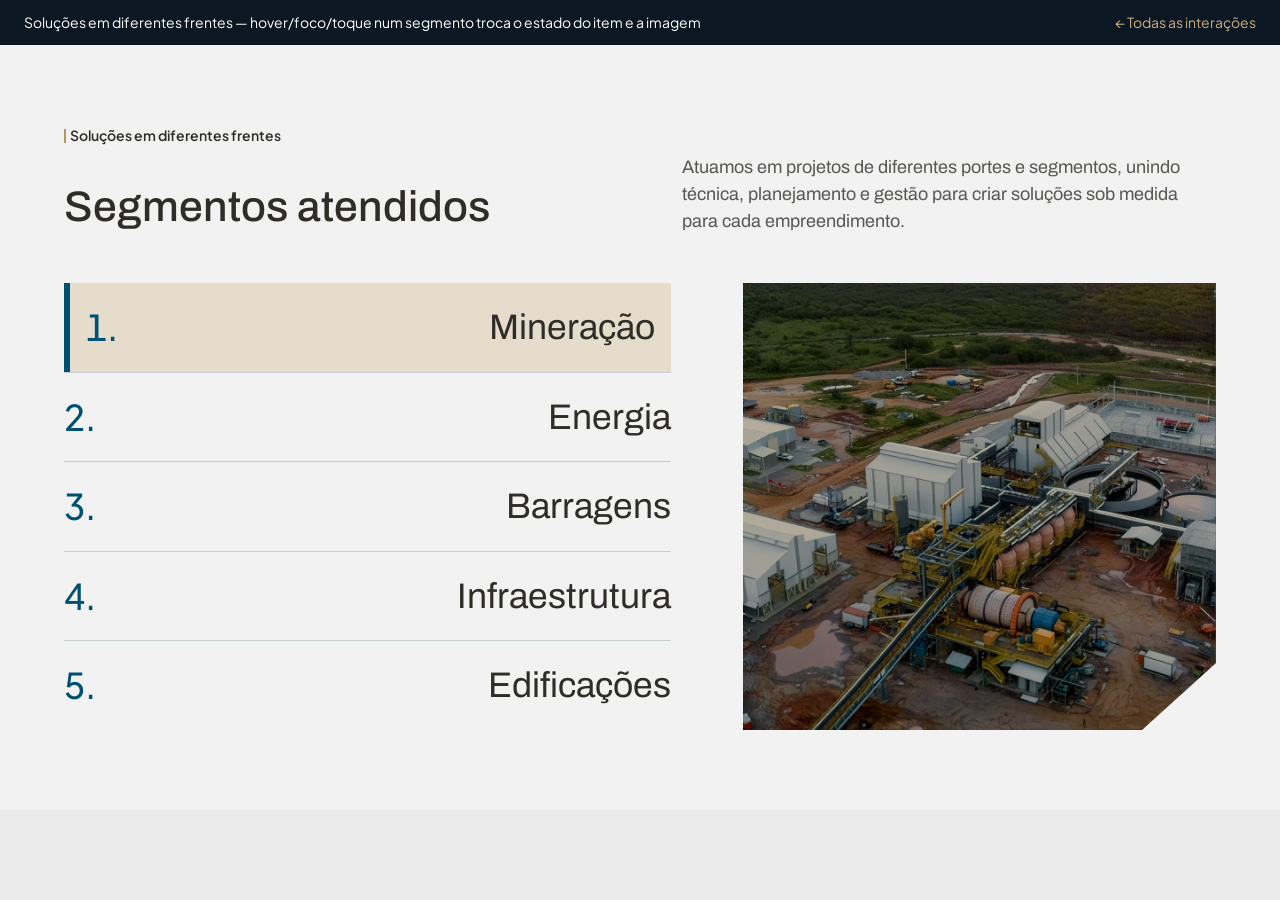
<file: solucoes-em-diferentes-frentes/index.html>
<!doctype html>
<html lang="pt-BR">
<head>
<meta charset="utf-8">
<meta name="viewport" content="width=device-width, initial-scale=1">
<title>Soluções em diferentes frentes · TSX Interações</title>
<link rel="preconnect" href="https://fonts.googleapis.com">
<link rel="preconnect" href="https://fonts.gstatic.com" crossorigin>
<link rel="stylesheet" href="https://fonts.googleapis.com/css2?family=Archivo:wght@400;500&family=Plus+Jakarta+Sans:wght@300;400;500;600&family=Spline+Sans+Mono:wght@400&display=swap">
<link rel="stylesheet" href="../shared/base.css">
<style>
  /* ---------- Segmentos atendidos (Onde atuamos) — Figma 8379:9763 ---------- */
  .sectors {
    background: #F2F2F2;
    padding: 80px 64px;
  }
  .sectors__inner {
    width: 100%;
    max-width: 1312px;
    margin-inline: auto;
    display: flex;
    flex-direction: column;
    gap: 48px;
  }
  .sectors__head {                  /* eyebrow on top; title and lead share a row, bottom-aligned */
    display: grid;
    grid-template-columns: 1fr minmax(0, 534px);   /* lead starts where the photo starts */
    grid-template-areas: "eyebrow eyebrow" "title lead";
    align-items: end;
    gap: 8px 32px;
  }
  .sectors__head .eyebrow { grid-area: eyebrow; }
  .sectors__title { grid-area: title; }
  .sectors__lead { grid-area: lead; }
  .eyebrow--bar { font-weight: 600; }
  .eyebrow--bar::before {           /* 2px accent bar instead of the hexagon */
    content: "";
    flex: none;
    width: 2px;
    height: 14px;
    background: #BA965C;
  }
  .sectors__title {
    margin: 0;
    font-family: var(--font-2);
    font-weight: 500;
    font-size: clamp(32px, 3.34vw, 48px);
    line-height: 1.3;
    color: var(--ink);
  }
  .sectors__lead {
    max-width: 515px;
    margin: 0;
    font: 400 18px/1.5 var(--font-2);
    color: var(--ink-2);
  }
  .sectors__body {
    display: flex;
    justify-content: space-between;
    align-items: stretch;
    gap: clamp(32px, 5.56vw, 80px);
  }
  .sectors__list {
    flex: 0 1 685px;
    list-style: none;
    margin: 0;
    padding: 0;
    display: flex;
    flex-direction: column;
  }
  .sectors__list li + li { border-top: 1px solid #C6CED2; }
  .sectors__list li { display: flex; flex-direction: column; justify-content: center; flex: 1; }
  .sector {
    width: 100%;
    flex: 1;
    display: flex;
    justify-content: space-between;
    align-items: center;
    gap: 24px;
    padding: 12px 0;
    border: 0;
    border-radius: 0;
    background: transparent;
    box-shadow: inset 0 0 0 #005073;
    font: inherit;
    text-align: left;
    color: var(--ink);
    cursor: pointer;
    transition: background-color .35s ease, padding .35s ease, box-shadow .35s ease;
  }
  .sector__num {               /* Numbers/M */
    font-family: var(--font);
    font-weight: 500;
    font-size: clamp(24px, 2.78vw, 40px);
    line-height: 1.3;
    color: #005073;
    font-variant-numeric: tabular-nums;
  }
  .sector__name {              /* H3 */
    font-family: var(--font-2);
    font-weight: 400;
    font-size: clamp(24px, 2.78vw, 40px);
    line-height: 1.3;
    color: var(--ink);
  }
  .sector[aria-selected="true"] {
    background: #E5DCCB;
    padding: 12px 16px 12px 22px;   /* 6px bar + 16px */
    box-shadow: inset 6px 0 0 #005073;
  }
  .sector:focus-visible { outline: 2px solid #005073; outline-offset: 2px; }

  .sectors__media {
    position: relative;
    flex: 0 1 534px;
    aspect-ratio: 534 / 504;
    background: #B8C8D4;
    clip-path: polygon(0 0, 100% 0, 100% calc(100% - 67px), calc(100% - 74px) 100%, 0 100%);   /* Figma corner cut */
    max-width: 100%;
    align-self: flex-start;
  }
  .sectors__media img {
    position: absolute;
    inset: 0;
    width: 100%;
    height: 100%;
    object-fit: cover;
    opacity: 0;
    transition: opacity .6s ease;
  }
  .sectors__media img.is-active { opacity: 1; }
  .sectors__media::after {          /* warm tint from Figma: #AC8C58 at 30% (linear burn ≈ multiply) */
    content: "";
    position: absolute;
    inset: 0;
    background: rgba(172, 140, 88, .3);
    mix-blend-mode: multiply;
    pointer-events: none;
  }

  @media (max-width: 1023px) {
    .sectors { padding: 64px 40px; }
    .sectors__head { grid-template-columns: 1fr; grid-template-areas: "eyebrow" "title" "lead"; align-items: start; }
    .sectors__lead { margin-top: 8px; }
  }
  @media (max-width: 799px) {
    .sectors { padding: 56px 20px; }
    .sectors__inner { gap: 32px; }
    .sectors__body { flex-direction: column; gap: 32px; }
    .sectors__list { flex: none; }
    .sectors__list li { padding-block: 4px; }
    .sectors__media { flex: none; width: 100%; max-width: 534px; }
  }
  @media (prefers-reduced-motion: reduce) {
    .sector, .sectors__media img { transition: none; }
  }

</style>
</head>
<body>
<div class="demo-bar"><span>Soluções em diferentes frentes — hover/foco/toque num segmento troca o estado do item e a imagem</span><a href="../index.html">← Todas as interações</a></div>
<section class="sectors" aria-labelledby="sectors-title">
  <div class="sectors__inner">
    <div class="sectors__head">
      <p class="eyebrow eyebrow--bar">Soluções em diferentes frentes</p>
      <h2 class="sectors__title" id="sectors-title">Segmentos atendidos</h2>
      <p class="sectors__lead">Atuamos em projetos de diferentes portes e segmentos, unindo técnica, planejamento e gestão para criar soluções sob medida para cada empreendimento.</p>
    </div>
    <div class="sectors__body">
      <ul class="sectors__list" role="tablist" aria-label="Segmentos">
        <li role="presentation"><button type="button" class="sector" id="sector-1" role="tab" aria-selected="true" data-img="img-mineracao"><span class="sector__num">1.</span><span class="sector__name">Mineração</span></button></li>
        <li role="presentation"><button type="button" class="sector" id="sector-2" role="tab" aria-selected="false" data-img="img-energia"><span class="sector__num">2.</span><span class="sector__name">Energia</span></button></li>
        <li role="presentation"><button type="button" class="sector" id="sector-3" role="tab" aria-selected="false" data-img="img-barragens"><span class="sector__num">3.</span><span class="sector__name">Barragens</span></button></li>
        <li role="presentation"><button type="button" class="sector" id="sector-4" role="tab" aria-selected="false" data-img="img-infraestrutura"><span class="sector__num">4.</span><span class="sector__name">Infraestrutura</span></button></li>
        <li role="presentation"><button type="button" class="sector" id="sector-5" role="tab" aria-selected="false" data-img="img-edificacoes"><span class="sector__num">5.</span><span class="sector__name">Edificações</span></button></li>
      </ul>
      <div class="sectors__media">
        <img id="img-mineracao" class="is-active" src="../assets/segmento-mineracao.jpg" alt="Vista aérea de uma planta de beneficiamento mineral em construção" width="1070" height="1008">
        <img id="img-energia" src="../assets/segmento-energia.jpg" alt="Vista aérea de uma usina solar em implantação, com fileiras de painéis e materiais no canteiro" width="1070" height="1008" loading="lazy">
        <img id="img-barragens" src="../assets/segmento-barragens.jpg" alt="Vista aérea do talude de uma barragem ao lado do reservatório" width="1070" height="1008" loading="lazy">
        <img id="img-infraestrutura" src="../assets/segmento-infraestrutura.jpg" alt="Guindaste e caminhões trabalhando sobre um aterro cercado por água" width="1070" height="1008" loading="lazy">
        <img id="img-edificacoes" src="../assets/segmento-edificacoes.jpg" alt="Vista aérea de edifícios em construção com gruas" width="1070" height="1008" loading="lazy">
      </div>
    </div>
  </div>
</section>
<script>
(() => {
  /* ---------- Sectors: hover/focus/tap switches item state and image ---------- */
  const sectorBtns = [...document.querySelectorAll('.sector')];
  function selectSector(btn) {
    sectorBtns.forEach(b => {
      const on = b === btn;
      b.setAttribute('aria-selected', String(on));
      document.getElementById(b.dataset.img).classList.toggle('is-active', on);
    });
  }
  sectorBtns.forEach(b => {
    b.addEventListener('mouseenter', () => selectSector(b));
    b.addEventListener('focus', () => selectSector(b));
    b.addEventListener('click', () => selectSector(b));
  });
})();
</script>
</body>
</html>
</file>
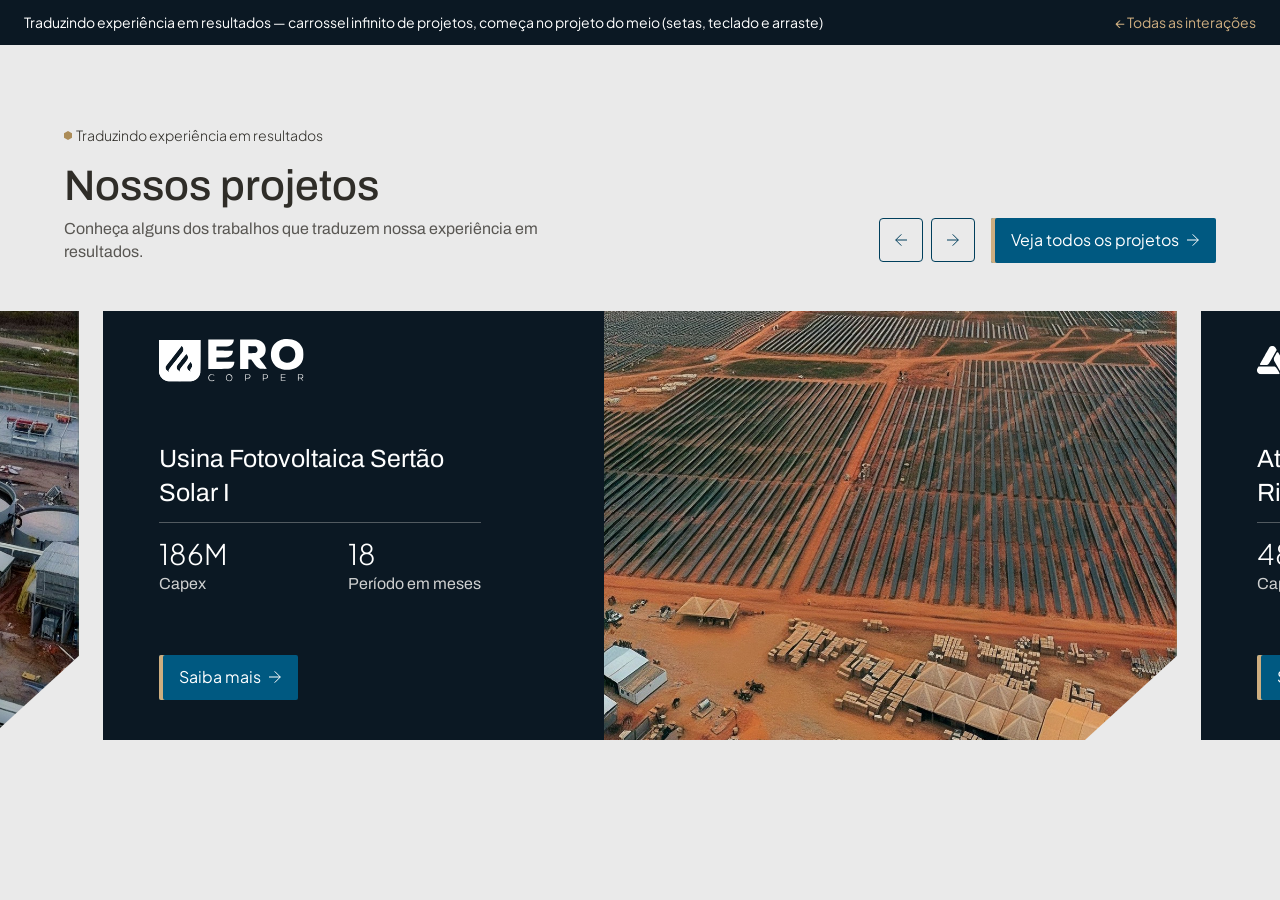
<file: traduzindo-experiencia-em-resultados/index.html>
<!doctype html>
<html lang="pt-BR">
<head>
<meta charset="utf-8">
<meta name="viewport" content="width=device-width, initial-scale=1">
<title>Traduzindo experiência em resultados · TSX Interações</title>
<link rel="preconnect" href="https://fonts.googleapis.com">
<link rel="preconnect" href="https://fonts.gstatic.com" crossorigin>
<link rel="stylesheet" href="https://fonts.googleapis.com/css2?family=Archivo:wght@400;500&family=Plus+Jakarta+Sans:wght@300;400;500;600&family=Spline+Sans+Mono:wght@400&display=swap">
<link rel="stylesheet" href="../shared/base.css">
<style>
  /* ---------- Nossos projetos ---------- */
  .projects {
    --pad: 64px;
    --peek: 79px;                   /* how much the next card shows past the first one */
    container-type: inline-size;
    background: var(--panel);
    padding: 80px var(--pad);
    overflow: hidden;
  }
  .projects__inner {
    max-width: 1312px;
    margin-inline: auto;
    display: flex;
    flex-direction: column;
    gap: 48px;
  }
  .projects__head {
    display: flex;
    flex-wrap: wrap;
    justify-content: space-between;
    align-items: flex-end;
    gap: 24px 64px;
  }
  .projects__title {
    margin: 0;
    font-family: var(--font-2);
    font-weight: 500;
    font-size: clamp(32px, 3.34vw, 48px);
    line-height: 1.5;
    color: var(--ink);
  }
  .projects__head .eyebrow { margin-bottom: 8px; }
  .projects__intro {
    max-width: 515px;
    margin: 0;
    font-family: var(--font-2);
    font-weight: 400;
    font-size: clamp(16px, 1.25vw, 18px);
    line-height: 1.4;
    color: var(--ink-2);
  }

  /* Track runs edge to edge: the active card sits in the middle with its neighbours
     peeking out on both sides. JS clones the slides on each side to make it loop. */
  .projects__track {
    --gutter: calc((100cqw - 100%) / 2 + var(--pad));   /* cqw = section content box */
    --gap: 24px;
    position: relative;             /* offsetLeft of the cards is measured from here */
    list-style: none;
    margin: 0 calc(-1 * var(--gutter));
    padding: 0;
    display: flex;
    gap: var(--gap);
    overflow-x: auto;
    overscroll-behavior-x: contain;
    scroll-snap-type: x mandatory;
    scrollbar-width: none;
  }
  .projects__track::-webkit-scrollbar { display: none; }
  .projects__track:focus-visible { outline: 2px solid var(--bar); outline-offset: 4px; }

  .project {
    position: relative;
    flex: none;
    width: min(1233px, calc(100cqw + 2 * var(--pad) - 2 * (var(--peek) + var(--gap))));   /* screen width minus a peek of each neighbour */
    min-height: 429px;
    display: grid;
    grid-template-columns: minmax(0, 575fr) minmax(0, 658fr);
    background: var(--navy);
    color: #fff;
    scroll-snap-align: center;
    overflow: hidden;
  }
  .project::after {               /* decorative corner; 1px past the edges (clipped by the card) so no photo seam shows */
    content: "";
    position: absolute;
    right: -1px;
    bottom: -1px;
    width: 94px;
    height: 86px;
    background: var(--panel);
    clip-path: polygon(100% 0, 100% 100%, 0 100%);
  }
  .project__body {
    display: flex;
    flex-direction: column;
    justify-content: space-between;
    align-items: flex-start;
    gap: 48px;
    padding: 28px 64px 40px 56px;
  }
  .project__logo { display: block; width: 111px; height: 43px; }
  .project__logo--brand {         /* partner logos from the brand strip, turned white for the navy card */
    width: auto;
    height: 43px;
    max-width: 150px;
    object-fit: contain;
    object-position: left center;
    filter: brightness(0) invert(1);
  }
  .project__info { width: min(322px, 100%); display: flex; flex-direction: column; gap: 12px; }
  .project__name {
    margin: 0;
    padding-bottom: 12px;
    border-bottom: 1px solid var(--line-dark);
    font-family: var(--font-2);
    font-weight: 400;
    font-size: clamp(24px, 1.95vw, 28px);
    line-height: 1.35;
  }
  .project__stats {
    margin: 0;
    display: flex;
    justify-content: space-between;
    align-items: center;
    gap: 24px 64px;
  }
  .project__stats div { display: flex; flex-direction: column-reverse; }
  .project__stats dt {
    font-family: var(--font-2);
    font-weight: 400;
    font-size: 16px;
    line-height: 1.35;
    color: var(--lead);
  }
  .project__stats dd {
    margin: 0;
    font-weight: 300;
    font-size: clamp(28px, 2.22vw, 32px);
    line-height: 1.35;
  }
  .project__media { position: relative; min-height: 100%; }
  .project__media img {
    position: absolute;
    inset: 0;
    width: 100%;
    height: 100%;
    object-fit: cover;
  }

  .projects__actions {
    flex: none;
    display: flex;
    flex-wrap: wrap;
    align-items: center;
    gap: 16px;
  }
  .projects__nav { display: flex; gap: 8px; }
  .icon-btn {
    display: grid;
    place-items: center;
    width: 44px;
    height: 44px;
    padding: 0;
    border: 1px solid var(--blue-dark);
    border-radius: 4px;
    background: transparent;
    color: var(--blue-dark);
    cursor: pointer;
    transition: background-color .25s ease, color .25s ease, opacity .25s ease;
  }
  .icon-btn svg { width: 13px; height: 13px; }
  .icon-btn:hover:not(:disabled) { background: var(--blue-dark); color: #fff; }
  .icon-btn:disabled { opacity: .35; cursor: default; }
  .icon-btn:focus-visible { outline: 2px solid var(--bar); outline-offset: 2px; }

  @media (max-width: 1023px) {
    .projects { --pad: 40px; --peek: 56px; padding-block: 64px; }
    .projects__head > div { flex: none; }
    .project { grid-template-columns: 1fr; min-height: 0; }
    .project__media { order: -1; aspect-ratio: 16 / 9; }
    .project__body { padding: 40px 40px 48px; }
    .project__stats { justify-content: flex-start; }   /* keeps the labels clear of the corner */
  }
  @media (max-width: 599px) {
    .projects { --pad: 20px; --peek: 36px; padding-block: 56px; }
    .projects__inner { gap: 32px; }
    .projects__head { flex-direction: column; align-items: flex-start; }
    .project__media { aspect-ratio: 658 / 429; }
    .projects__intro { flex: none; }
    .projects__track { --gap: 16px; }
    .project__body { padding: 28px 24px 56px; gap: 32px; }
    .project__info { width: 100%; }
    .project__stats { gap: 24px; }
    .project::after { width: 48px; height: 44px; }
  }
  @media (prefers-reduced-motion: reduce) {
    .icon-btn { transition: none; }
  }

</style>
</head>
<body>
<div class="demo-bar"><span>Traduzindo experiência em resultados — carrossel infinito de projetos, começa no projeto do meio (setas, teclado e arraste)</span><a href="../index.html">← Todas as interações</a></div>
<section class="projects" aria-labelledby="projects-title" aria-roledescription="carrossel">
  <div class="projects__inner">
    <div class="projects__head">
      <div>
        <p class="eyebrow">
          <svg viewBox="0 0 8 9" aria-hidden="true"><path fill="#AC8C58" d="M8 2.235 4 0 0 2.235v4.53L4 9l4-2.235z"/></svg>
          Traduzindo experiência em resultados
        </p>
        <h2 class="projects__title" id="projects-title">Nossos projetos</h2>
        <p class="projects__intro">Conheça alguns dos trabalhos que traduzem nossa experiência em resultados.</p>
      </div>
      <div class="projects__actions">
        <div class="projects__nav">
          <button type="button" class="icon-btn" id="projects-prev" aria-controls="projects-track" aria-label="Projeto anterior">
            <svg viewBox="0 0 13 13" fill="none" aria-hidden="true"><path d="M12.01 6.01H.71M6.36.35.71 6.01l5.65 5.66" stroke="currentColor"/></svg>
          </button>
          <button type="button" class="icon-btn" id="projects-next" aria-controls="projects-track" aria-label="Próximo projeto">
            <svg viewBox="0 0 13 13" fill="none" aria-hidden="true"><path d="M0 6.01h11.3M5.65.35l5.65 5.66-5.65 5.66" stroke="currentColor"/></svg>
          </button>
        </div>
        <a class="btn" href="#projetos">
          Veja todos os projetos
          <svg viewBox="0 0 13 13" fill="none" aria-hidden="true"><path d="M0 6.01h11.3M5.65.35l5.65 5.66-5.65 5.66" stroke="currentColor"/></svg>
        </a>
      </div>
    </div>

    <!-- Only slide 1 is a real project (from the Figma). Slides 2–5 are placeholders: project names and
         figures are invented and paired with brand-strip logos just to fill the layout. -->
    <ul class="projects__track" id="projects-track" tabindex="0" aria-label="Projetos">
      <li class="project" aria-roledescription="slide" aria-label="1 de 5">
        <div class="project__body">
          <img class="project__logo" src="../assets/mineracao-vale-verde.svg" alt="Mineração Vale Verde" width="111" height="43">
          <div class="project__info">
            <h3 class="project__name">Alteamento de Barragem Serrote Fase 2A</h3>
            <dl class="project__stats">
              <div><dt>Capex</dt><dd>71M</dd></div>
              <div><dt>Período em meses</dt><dd>12</dd></div>
            </dl>
          </div>
          <a class="btn" href="#projetos" aria-label="Saiba mais sobre Alteamento de Barragem Serrote Fase 2A">
            Saiba mais
            <svg viewBox="0 0 13 13" fill="none" aria-hidden="true"><path d="M0 6.01h11.3M5.65.35l5.65 5.66-5.65 5.66" stroke="currentColor"/></svg>
          </a>
        </div>
        <div class="project__media"><img src="../assets/projeto-serrote.jpg" alt="Vertedouro da barragem Serrote liberando água enquanto técnicos trabalham na estrutura" width="658" height="429" loading="lazy"></div>
      </li>
      <li class="project" aria-roledescription="slide" aria-label="2 de 5">
        <div class="project__body">
          <img class="project__logo project__logo--brand" src="../assets/sigma-lithium.svg" alt="Sigma Lithium" width="102" height="56">
          <div class="project__info">
            <h3 class="project__name">Planta de Beneficiamento de Lítio Fase 1</h3>
            <dl class="project__stats">
              <div><dt>Capex</dt><dd>240M</dd></div>
              <div><dt>Período em meses</dt><dd>22</dd></div>
            </dl>
          </div>
          <a class="btn" href="#projetos" aria-label="Saiba mais sobre Planta de Beneficiamento de Lítio Fase 1">
            Saiba mais
            <svg viewBox="0 0 13 13" fill="none" aria-hidden="true"><path d="M0 6.01h11.3M5.65.35l5.65 5.66-5.65 5.66" stroke="currentColor"/></svg>
          </a>
        </div>
        <div class="project__media"><img src="../assets/segmento-mineracao.jpg" alt="Vista aérea de uma planta de beneficiamento mineral em construção" width="658" height="429" loading="lazy"></div>
      </li>
      <li class="project" aria-roledescription="slide" aria-label="3 de 5">
        <div class="project__body">
          <img class="project__logo project__logo--brand" src="../assets/ero-copper.svg" alt="Ero Copper" width="102" height="30">
          <div class="project__info">
            <h3 class="project__name">Usina Fotovoltaica Sertão Solar I</h3>
            <dl class="project__stats">
              <div><dt>Capex</dt><dd>186M</dd></div>
              <div><dt>Período em meses</dt><dd>18</dd></div>
            </dl>
          </div>
          <a class="btn" href="#projetos" aria-label="Saiba mais sobre Usina Fotovoltaica Sertão Solar I">
            Saiba mais
            <svg viewBox="0 0 13 13" fill="none" aria-hidden="true"><path d="M0 6.01h11.3M5.65.35l5.65 5.66-5.65 5.66" stroke="currentColor"/></svg>
          </a>
        </div>
        <div class="project__media"><img src="../assets/segmento-energia.jpg" alt="Vista aérea de uma usina solar em implantação, com fileiras de painéis e materiais no canteiro" width="658" height="429" loading="lazy"></div>
      </li>
      <li class="project" aria-roledescription="slide" aria-label="4 de 5">
        <div class="project__body">
          <img class="project__logo project__logo--brand" src="../assets/bamin.svg" alt="Bamin" width="147" height="28">
          <div class="project__info">
            <h3 class="project__name">Aterro e Acesso Rodoviário Rio Pardo</h3>
            <dl class="project__stats">
              <div><dt>Capex</dt><dd>48M</dd></div>
              <div><dt>Período em meses</dt><dd>10</dd></div>
            </dl>
          </div>
          <a class="btn" href="#projetos" aria-label="Saiba mais sobre Aterro e Acesso Rodoviário Rio Pardo">
            Saiba mais
            <svg viewBox="0 0 13 13" fill="none" aria-hidden="true"><path d="M0 6.01h11.3M5.65.35l5.65 5.66-5.65 5.66" stroke="currentColor"/></svg>
          </a>
        </div>
        <div class="project__media"><img src="../assets/segmento-infraestrutura.jpg" alt="Guindaste e caminhões trabalhando sobre um aterro cercado por água" width="658" height="429" loading="lazy"></div>
      </li>
      <li class="project" aria-roledescription="slide" aria-label="5 de 5">
        <div class="project__body">
          <img class="project__logo project__logo--brand" src="../assets/vale.svg" alt="Vale" width="102" height="39">
          <div class="project__info">
            <h3 class="project__name">Hospital Bela Vista – Torre B</h3>
            <dl class="project__stats">
              <div><dt>Capex</dt><dd>95M</dd></div>
              <div><dt>Período em meses</dt><dd>20</dd></div>
            </dl>
          </div>
          <a class="btn" href="#projetos" aria-label="Saiba mais sobre Hospital Bela Vista – Torre B">
            Saiba mais
            <svg viewBox="0 0 13 13" fill="none" aria-hidden="true"><path d="M0 6.01h11.3M5.65.35l5.65 5.66-5.65 5.66" stroke="currentColor"/></svg>
          </a>
        </div>
        <div class="project__media"><img src="../assets/segmento-edificacoes.jpg" alt="Vista aérea de edifícios em construção com gruas" width="658" height="429" loading="lazy"></div>
      </li>
    </ul>
  </div>
</section>
<script>
(() => {
  const reduce = window.matchMedia('(prefers-reduced-motion: reduce)');

  /* ---------- Projects: endless carousel, starts on the middle project ----------
     The real slides sit between two inert copies. Whenever the scroll settles on a copy,
     the track jumps (without animation) to the same card in the real set. */
  const projTrack = document.getElementById('projects-track');
  const projPrev = document.getElementById('projects-prev');
  const projNext = document.getElementById('projects-next');
  const projReal = [...projTrack.children];
  const projCount = projReal.length;
  const projClone = () => projReal.map(li => {
    const c = li.cloneNode(true);
    c.setAttribute('aria-hidden', 'true');
    c.inert = true;
    c.querySelectorAll('img').forEach(i => i.removeAttribute('loading'));
    return c;
  });
  projTrack.prepend(...projClone());
  projTrack.append(...projClone());
  const projCards = [...projTrack.children];

  let projAt = projCount + Math.floor(projCount / 2);   // middle project of the real set
  const projOffset = card => card.offsetLeft - (projTrack.clientWidth - card.offsetWidth) / 2;
  function projCurrent() {
    const mid = projTrack.scrollLeft + projTrack.clientWidth / 2;
    let best = 0, dist = Infinity;
    projCards.forEach((c, i) => {
      const d = Math.abs(c.offsetLeft + c.offsetWidth / 2 - mid);
      if (d < dist) { dist = d; best = i; }
    });
    return best;
  }
  function projGo(i, smooth) {
    projTrack.scrollTo({ left: projOffset(projCards[i]), behavior: smooth && !reduce.matches ? 'smooth' : 'auto' });
  }
  function projWrap() {                           // copy → same card in the real set
    const i = projCurrent();
    if (i < projCount) projGo(i + projCount, false);
    else if (i >= 2 * projCount) projGo(i - projCount, false);
    return projAt = projCurrent();
  }
  const moveProj = dir => projGo(projWrap() + dir, true);

  projPrev.addEventListener('click', () => moveProj(-1));
  projNext.addEventListener('click', () => moveProj(1));
  projTrack.addEventListener('keydown', e => {
    if (e.key === 'ArrowLeft' || e.key === 'ArrowRight') { e.preventDefault(); moveProj(e.key === 'ArrowLeft' ? -1 : 1); }
  });
  let projIdle;
  projTrack.addEventListener('scroll', () => {   // 'scrollend' isn't everywhere yet, so debounce
    clearTimeout(projIdle);
    projIdle = setTimeout(projWrap, 140);
  }, { passive: true });
  window.addEventListener('resize', () => projGo(projAt, false));
  projGo(projAt, false);
})();
</script>
</body>
</html>
</file>
<file: shared/base.css>
/* Base compartilhada pelas demos: tokens, reset, eyebrow e botão.
   Extraída do protótipo TSX (index.html). */
:root {
  --bg: #EAEAEA;
  --card: #E5DCCB;
  --bar: #005981;
  --ink: #2F2D28;
  --ink-2: #595753;
  --ink-muted: #BBB8B3;
  --gold: #AC8C58;
  --bg-2: #FCFBF8;
  --line: #9F9E9C;
  --navy: #0B1823;
  --panel: #EAEAEA;
  --rule: #BA965C;
  --lead: rgba(230, 230, 229, .89);
  --line-dark: #525A60;
  --blue-dark: #003F5C;
  --corner: #F9F6F1;
  --font-2: "Archivo", ui-sans-serif, system-ui, -apple-system, "Segoe UI", sans-serif;
  --font: "Plus Jakarta Sans", ui-sans-serif, system-ui, -apple-system, "Segoe UI", sans-serif;
  --font-mono: "Spline Sans Mono", ui-monospace, SFMono-Regular, Menlo, monospace;
}
* { box-sizing: border-box; }
body { margin: 0; background: var(--bg); color: var(--ink); font-family: var(--font); }


.eyebrow {
  display: flex;
  align-items: center;
  gap: 4px;
  font-weight: 300;
  font-size: 14px;
  line-height: 1.5;
  color: var(--ink);
  margin: 0;
}
.eyebrow svg { flex: none; width: 8px; height: 9px; }

.btn {
  display: inline-flex;
  align-items: center;
  gap: 8px;
  padding: 16px 16px 16px 20px;   /* 4px accent + 16px */
  border-radius: 2px;
  background: var(--bar);
  box-shadow: inset 4px 0 0 #CEAE80;
  color: #FFFFFF;
  font: 400 16px/12px var(--font);
  text-decoration: none;
  transition: background-color .25s ease;
}
.btn svg { width: 13px; height: 13px; flex: none; transition: transform .25s ease; }
.btn:hover { background: #00476A; }
.btn:hover svg { transform: translateX(3px); }
.btn:focus-visible { outline: 2px solid #CEAE80; outline-offset: 3px; }


/* ---------- Smooth scroll (Lenis) ---------- */
html.lenis, html.lenis body { height: auto; }
.lenis.lenis-stopped { overflow: clip; }
.lenis.lenis-smooth [data-lenis-prevent] { overscroll-behavior: contain; }


/* Moldura das demos (não faz parte do site) */
.demo-bar {
  position: sticky;
  top: 0;
  z-index: 50;
  display: flex;
  justify-content: space-between;
  align-items: center;
  gap: 16px;
  padding: 12px 24px;
  background: var(--navy);
  color: #FFFFFF;
  font: 400 14px/1.5 var(--font);
}
.demo-bar a { color: #CEAE80; text-decoration: none; }
.demo-bar a:hover { text-decoration: underline; }
.demo-spacer {
  min-height: 100vh;
  display: grid;
  place-items: center;
  padding: 40px 20px;
  background: var(--navy);
  color: rgba(255, 255, 255, .6);
  font: 400 16px/1.5 var(--font);
  text-align: center;
}
</file>
